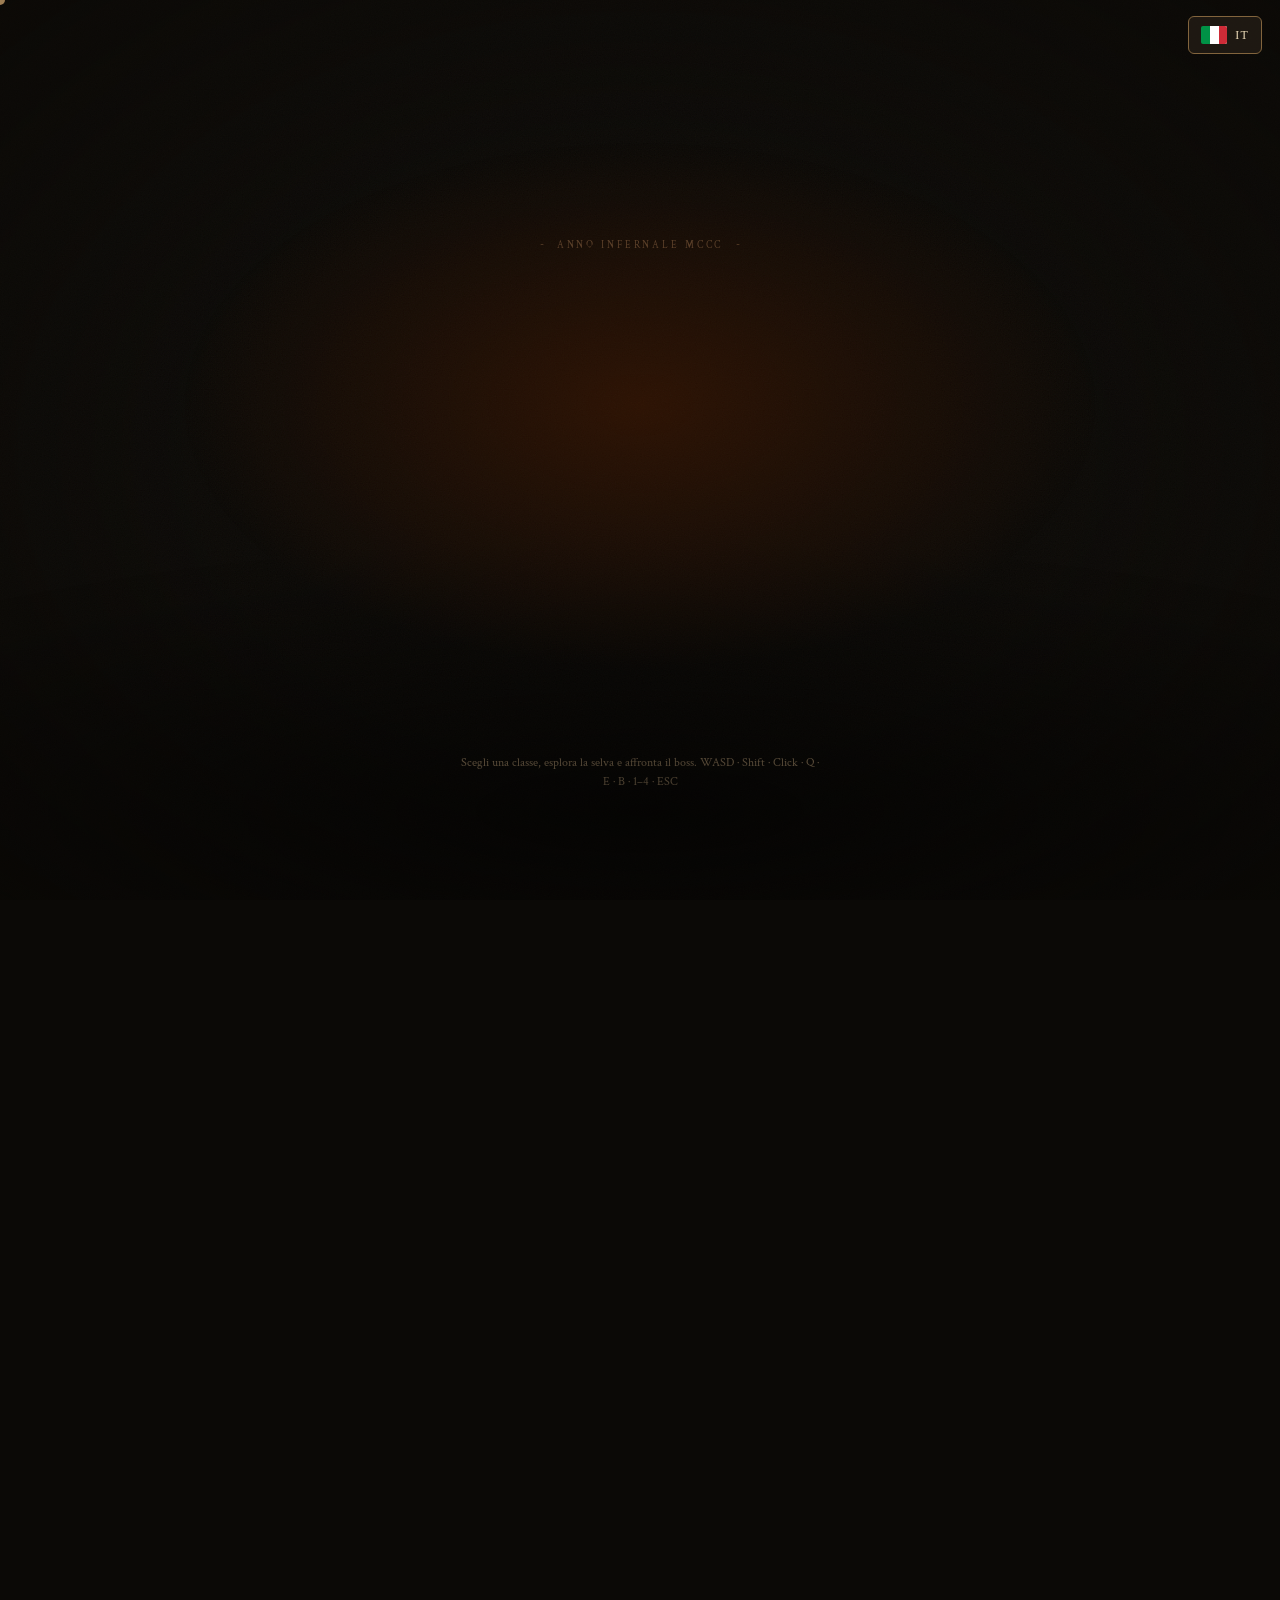
<file: index.html>
<!DOCTYPE html>
<html lang="it">

    <head>
        <meta charset="UTF-8">
        <meta name="viewport" content="width=device-width,initial-scale=1">
        <meta http-equiv="refresh" content="0;url=html/home.html">
        <title>Journey In The Hell</title>
    </head>

    <body><a href="html/home.html">Entra in Journey In The Hell</a></body>

</html>
</file>
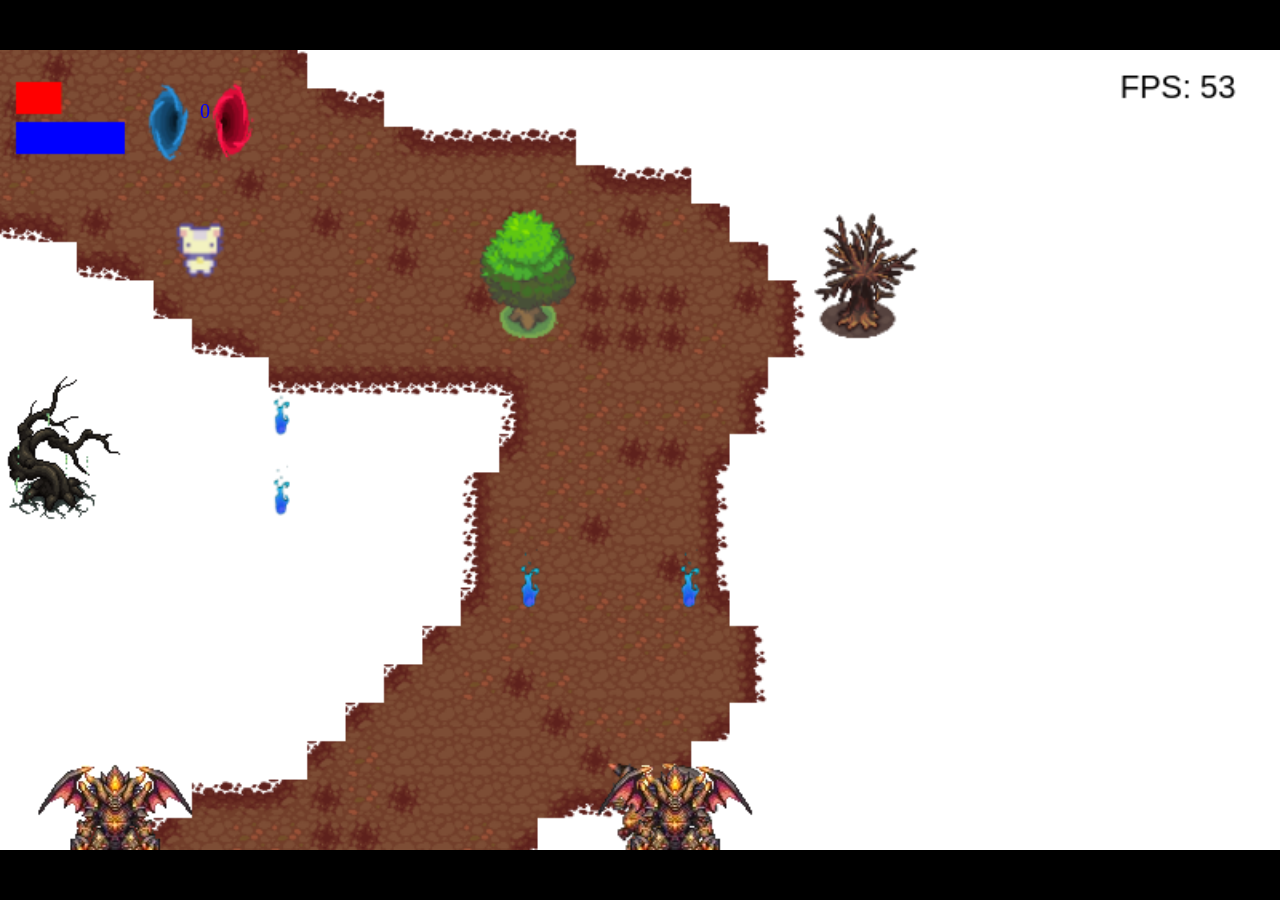
<file: archive/mappa_base/index.html>
<!DOCTYPE html>
<html lang="it">
<head>
    <meta charset="UTF-8" />
    <meta name="viewport" content="width=device-width, initial-scale=1.0"/>
    <title>Canvas WASD + Animazione</title>
    
    <style>
        html, body {
          margin: 0;
          padding: 0;
          width: 100%;
          height: 100%;
          overflow: hidden;

          background-color: black;
        }
        
        canvas {
          display: block;
          background-color: #ffffff;

        }
        #selezionato {
          white-space: pre-line;
          
          position: absolute;
          left: 200px;
          top: 80px;
          color: blue;
          font-size: 20px;
        }
        #spunta {
          white-space: pre-line;
          position: absolute;
          font-size: 20px;
          color: red;
          left: 600px;
          top: 20px;
          
        }
    </style>
</head>
<body>

<canvas id="gameCanvas" width="800" height="500"></canvas>
<p id="selezionato">0</p>
<p id="spunta"></p>






<!--
<img src="./img/magia/taglia_vento.png" alt="">
<img src="./img/Foozle_Pixel_Magic_Effects/Foozle_2DE0001_Pixel_Magic_Effects/Pixel_Magic_Effects_Animations.png" alt="">
  <img src="./img/sito_craftpix/craftpix-oscuro/PNG/Animation1.png" alt="">98,6666 128
  <img src="./img/sito_craftpix/craftpix-oscuro/PNG/Animation2.png" alt="">80 96
  <img src="./img/sito_craftpix/craftpix-oscuro/PNG/Animation3.png" alt="">64 64
-->


<script src="./classi.js"></script>
<script src="./index.js"></script>




</body>
</html>
</file>
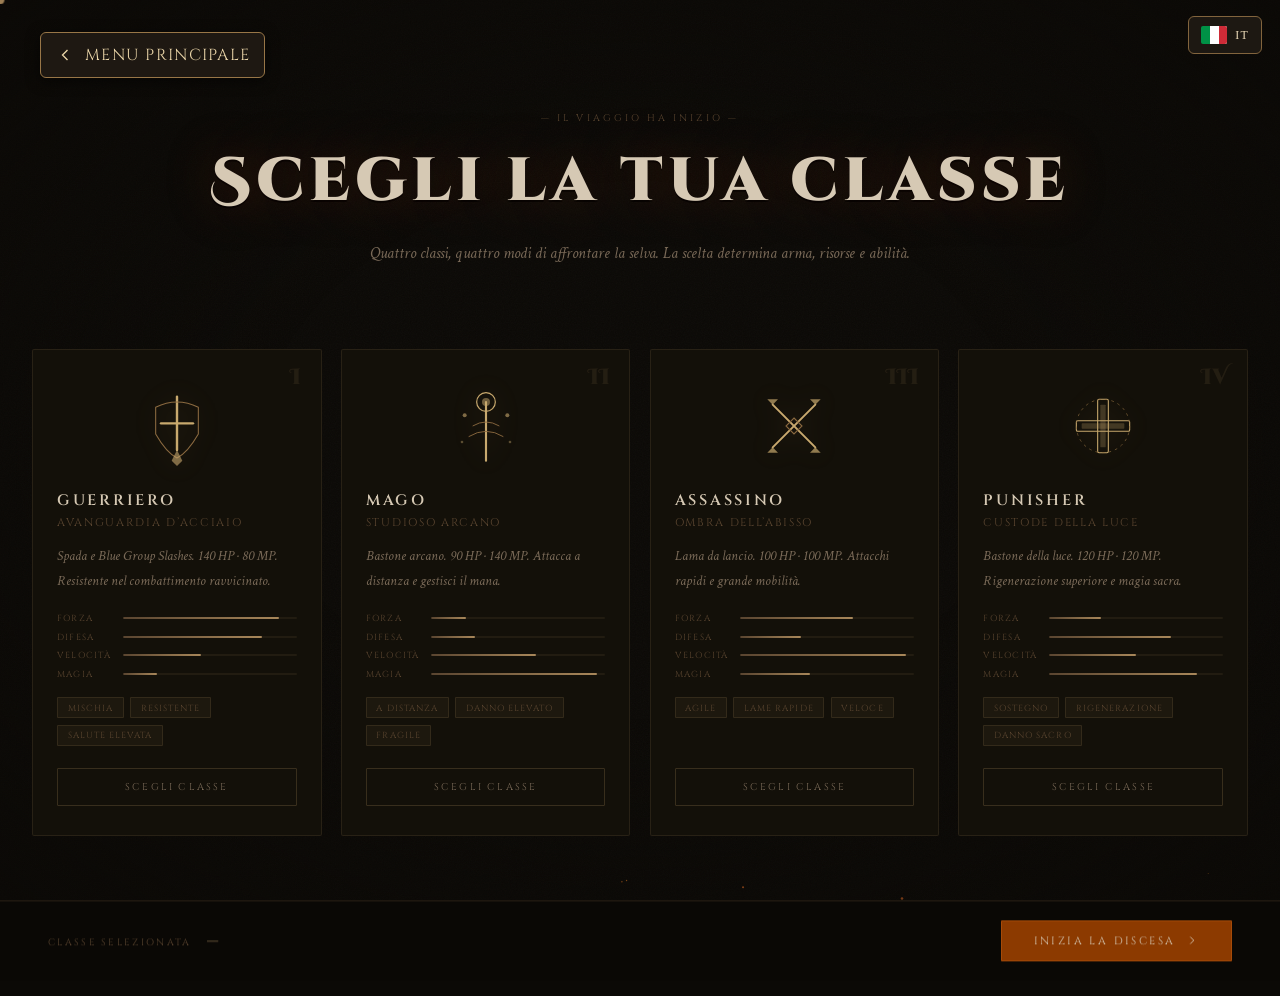
<file: html/characters.html>
<!DOCTYPE html>
<html lang="en">
<head>
  <meta charset="UTF-8"/>
  <meta name="viewport" content="width=device-width,initial-scale=1.0"/>
  <title data-it="Scegli la tua classe — Journey In The Hell" data-en="Choose Your Class — Journey In The Hell">Scegli la tua classe — Journey In The Hell</title>
  <link rel="preconnect" href="https://fonts.googleapis.com"/>
  <link href="https://fonts.googleapis.com/css2?family=Cinzel+Decorative:wght@700;900&family=Cinzel:wght@400;600&family=Crimson+Text:ital,wght@0,400;1,400&display=swap" rel="stylesheet"/>
  <link rel="stylesheet" href="../css/characters.css"/>
<link rel="stylesheet" href="../css/common-ui.css">
</head>
<body>
<button type="button" class="language-toggle" data-language-toggle></button>

<div id="cursor"></div>
<canvas id="cvs"></canvas>

<!-- Vignettatura -->
<div class="vignette"></div>

<!-- Indietro -->
<a class="back-link" href="./home.html">
  <svg width="13" height="13" viewBox="0 0 24 24" fill="none" stroke="currentColor" stroke-width="1.6">
    <polyline points="15 18 9 12 15 6"/>
  </svg>
  <span data-it="Menu principale" data-en="Main Menu">Menu principale</span>
</a>

<div class="page">

  <!-- Intestazione -->
  <header class="page-header">
    <div class="header-label"><span data-it="— Il viaggio ha inizio —" data-en="— The Journey Begins —">— Il viaggio ha inizio —</span></div>
    <h1 class="page-title"><span data-it="Scegli la tua classe" data-en="Choose Your Class">Scegli la tua classe</span></h1>
    <p class="page-sub"><span data-it="Quattro classi, quattro modi di affrontare la selva. La scelta determina arma, risorse e abilità." data-en="Four classes, four ways to face the forest. Your choice determines weapon, resources and ability.">Quattro classi, quattro modi di affrontare la selva. La scelta determina arma, risorse e abilità.</span></p>
  </header>

  <!-- Griglia delle classi -->
  <div class="class-grid" id="classGrid">

    <!-- GUERRIERO -->
    <div class="class-card" data-class="warrior" tabindex="0" role="button" aria-label="Select Warrior">
      <div class="card-bg">
        <div class="card-bg-glow warrior-glow"></div>
      </div>
      <div class="card-emblem">
        <svg viewBox="0 0 60 60" fill="none" xmlns="http://www.w3.org/2000/svg">
          <!-- Spada -->
          <line x1="30" y1="8" x2="30" y2="48" stroke="#C8A96E" stroke-width="1.8" stroke-linecap="round"/>
          <!-- Guardia -->
          <line x1="18" y1="28" x2="42" y2="28" stroke="#C8A96E" stroke-width="1.8" stroke-linecap="round"/>
          <!-- Contorno dello scudo -->
          <path d="M14 16 Q30 8 46 16 L46 36 Q38 50 30 54 Q22 50 14 36 Z" stroke="#8B6A40" stroke-width=".8" fill="none"/>
          <!-- Impugnatura a rombo -->
          <polygon points="30,48 26,56 30,60 34,56" fill="#C8A96E" opacity=".6"/>
        </svg>
      </div>
      <div class="card-number">I</div>
      <div class="card-body">
        <h2 class="card-title"><span data-it="Guerriero" data-en="Warrior">Guerriero</span></h2>
        <p class="card-role"><span data-it="Avanguardia d’acciaio" data-en="Vanguard of Steel">Avanguardia d’acciaio</span></p>
        <p class="card-desc"><span data-it="Spada e Blue Group Slashes. 140 HP · 80 MP. Resistente nel combattimento ravvicinato." data-en="Sword and Blue Group Slashes. 140 HP · 80 MP. Durable in close combat.">Spada e Blue Group Slashes. 140 HP · 80 MP. Resistente nel combattimento ravvicinato.</span></p>
        <div class="card-stats">
          <div class="stat"><span class="stat-name"><span data-it="Forza" data-en="Strength">Forza</span></span><div class="stat-bar"><div class="stat-fill" style="--w:90%"></div></div></div>
          <div class="stat"><span class="stat-name"><span data-it="Difesa" data-en="Defense">Difesa</span></span><div class="stat-bar"><div class="stat-fill" style="--w:80%"></div></div></div>
          <div class="stat"><span class="stat-name"><span data-it="Velocità" data-en="Speed">Velocità</span></span><div class="stat-bar"><div class="stat-fill" style="--w:45%"></div></div></div>
          <div class="stat"><span class="stat-name"><span data-it="Magia" data-en="Magic">Magia</span></span><div class="stat-bar"><div class="stat-fill" style="--w:20%"></div></div></div>
        </div>
        <div class="card-tags">
          <span class="tag"><span data-it="Mischia" data-en="Melee">Mischia</span></span>
          <span class="tag"><span data-it="Resistente" data-en="Tank">Resistente</span></span>
          <span class="tag"><span data-it="Salute elevata" data-en="High HP">Salute elevata</span></span>
        </div>
      </div>
      <button class="card-select-btn"><span data-it="Scegli classe" data-en="Select Class">Scegli classe</span></button>
      <div class="card-border-anim"></div>
    </div>

    <!-- MAGO -->
    <div class="class-card" data-class="mage" tabindex="0" role="button" aria-label="Select Mage">
      <div class="card-bg">
        <div class="card-bg-glow mage-glow"></div>
      </div>
      <div class="card-emblem">
        <svg viewBox="0 0 60 60" fill="none" xmlns="http://www.w3.org/2000/svg">
          <!-- Bastone -->
          <line x1="30" y1="12" x2="30" y2="56" stroke="#C8A96E" stroke-width="1.6" stroke-linecap="round"/>
          <!-- Sfera -->
          <circle cx="30" cy="12" r="7" stroke="#C8A96E" stroke-width=".9" fill="none"/>
          <circle cx="30" cy="12" r="3" fill="#C8A96E" opacity=".5"/>
          <!-- Linee arcane -->
          <path d="M20 30 Q30 24 40 30" stroke="#8B6A40" stroke-width=".7" fill="none"/>
          <path d="M17 38 Q30 30 43 38" stroke="#8B6A40" stroke-width=".7" fill="none"/>
          <!-- Stelle -->
          <circle cx="14" cy="22" r="1.5" fill="#C8A96E" opacity=".6"/>
          <circle cx="46" cy="22" r="1.5" fill="#C8A96E" opacity=".6"/>
          <circle cx="12" cy="42" r="1" fill="#C8A96E" opacity=".4"/>
          <circle cx="48" cy="42" r="1" fill="#C8A96E" opacity=".4"/>
        </svg>
      </div>
      <div class="card-number">II</div>
      <div class="card-body">
        <h2 class="card-title"><span data-it="Mago" data-en="Mage">Mago</span></h2>
        <p class="card-role"><span data-it="Studioso arcano" data-en="Arcane Scholar">Studioso arcano</span></p>
        <p class="card-desc"><span data-it="Bastone arcano. 90 HP · 140 MP. Attacca a distanza e gestisci il mana." data-en="Arcane staff. 90 HP · 140 MP. Attack from range and manage your mana.">Bastone arcano. 90 HP · 140 MP. Attacca a distanza e gestisci il mana.</span></p>
        <div class="card-stats">
          <div class="stat"><span class="stat-name"><span data-it="Forza" data-en="Strength">Forza</span></span><div class="stat-bar"><div class="stat-fill" style="--w:20%"></div></div></div>
          <div class="stat"><span class="stat-name"><span data-it="Difesa" data-en="Defense">Difesa</span></span><div class="stat-bar"><div class="stat-fill" style="--w:25%"></div></div></div>
          <div class="stat"><span class="stat-name"><span data-it="Velocità" data-en="Speed">Velocità</span></span><div class="stat-bar"><div class="stat-fill" style="--w:60%"></div></div></div>
          <div class="stat"><span class="stat-name"><span data-it="Magia" data-en="Magic">Magia</span></span><div class="stat-bar"><div class="stat-fill" style="--w:95%"></div></div></div>
        </div>
        <div class="card-tags">
          <span class="tag"><span data-it="A distanza" data-en="Ranged">A distanza</span></span>
          <span class="tag"><span data-it="Danno elevato" data-en="High DMG">Danno elevato</span></span>
          <span class="tag"><span data-it="Fragile" data-en="Fragile">Fragile</span></span>
        </div>
      </div>
      <button class="card-select-btn"><span data-it="Scegli classe" data-en="Select Class">Scegli classe</span></button>
      <div class="card-border-anim"></div>
    </div>

    <!-- ASSASSINO -->
    <div class="class-card" data-class="assassin" tabindex="0" role="button" aria-label="Select Assassin">
      <div class="card-bg">
        <div class="card-bg-glow assassin-glow"></div>
      </div>
      <div class="card-emblem">
        <svg viewBox="0 0 60 60" fill="none" xmlns="http://www.w3.org/2000/svg">
          <!-- Due pugnali incrociati -->
          <line x1="14" y1="14" x2="46" y2="46" stroke="#C8A96E" stroke-width="1.5" stroke-linecap="round"/>
          <line x1="46" y1="14" x2="14" y2="46" stroke="#C8A96E" stroke-width="1.5" stroke-linecap="round"/>
          <!-- Punte -->
          <polygon points="14,14 10,10 18,10" fill="#C8A96E" opacity=".7"/>
          <polygon points="46,14 50,10 42,10" fill="#C8A96E" opacity=".7"/>
          <polygon points="14,46 10,50 18,50" fill="#C8A96E" opacity=".7"/>
          <polygon points="46,46 50,50 42,50" fill="#C8A96E" opacity=".7"/>
          <!-- Gemma centrale -->
          <polygon points="30,24 36,30 30,36 24,30" stroke="#8B6A40" stroke-width=".8" fill="none"/>
        </svg>
      </div>
      <div class="card-number">III</div>
      <div class="card-body">
        <h2 class="card-title"><span data-it="Assassino" data-en="Assassin">Assassino</span></h2>
        <p class="card-role"><span data-it="Ombra dell’abisso" data-en="Shadow of the Abyss">Ombra dell’abisso</span></p>
        <p class="card-desc"><span data-it="Lama da lancio. 100 HP · 100 MP. Attacchi rapidi e grande mobilità." data-en="Throwing blade. 100 HP · 100 MP. Fast attacks and high mobility.">Lama da lancio. 100 HP · 100 MP. Attacchi rapidi e grande mobilità.</span></p>
        <div class="card-stats">
          <div class="stat"><span class="stat-name"><span data-it="Forza" data-en="Strength">Forza</span></span><div class="stat-bar"><div class="stat-fill" style="--w:65%"></div></div></div>
          <div class="stat"><span class="stat-name"><span data-it="Difesa" data-en="Defense">Difesa</span></span><div class="stat-bar"><div class="stat-fill" style="--w:35%"></div></div></div>
          <div class="stat"><span class="stat-name"><span data-it="Velocità" data-en="Speed">Velocità</span></span><div class="stat-bar"><div class="stat-fill" style="--w:95%"></div></div></div>
          <div class="stat"><span class="stat-name"><span data-it="Magia" data-en="Magic">Magia</span></span><div class="stat-bar"><div class="stat-fill" style="--w:40%"></div></div></div>
        </div>
        <div class="card-tags">
          <span class="tag"><span data-it="Agile" data-en="Stealth">Agile</span></span>
          <span class="tag"><span data-it="Lame rapide" data-en="Critical">Lame rapide</span></span>
          <span class="tag"><span data-it="Veloce" data-en="Swift">Veloce</span></span>
        </div>
      </div>
      <button class="card-select-btn"><span data-it="Scegli classe" data-en="Select Class">Scegli classe</span></button>
      <div class="card-border-anim"></div>
    </div>

    <!-- PUNISHER / JUDICATOR -->
    <div class="class-card" data-class="healer" tabindex="0" role="button" aria-label="Punisher / Judicator">
      <div class="card-bg">
        <div class="card-bg-glow healer-glow"></div>
      </div>
      <div class="card-emblem">
        <svg viewBox="0 0 60 60" fill="none" xmlns="http://www.w3.org/2000/svg">
          <!-- Croce di luce -->
          <rect x="26" y="10" width="8" height="40" rx="1" stroke="#C8A96E" stroke-width=".8" fill="none"/>
          <rect x="10" y="26" width="40" height="8" rx="1" stroke="#C8A96E" stroke-width=".8" fill="none"/>
          <!-- Bagliore interno della croce -->
          <rect x="28" y="14" width="4" height="32" rx=".5" fill="#C8A96E" opacity=".25"/>
          <rect x="14" y="28" width="32" height="4" rx=".5" fill="#C8A96E" opacity=".25"/>
          <!-- Aureola -->
          <circle cx="30" cy="30" r="20" stroke="#8B6A40" stroke-width=".5" stroke-dasharray="2 3" fill="none"/>
        </svg>
      </div>
      <div class="card-number">IV</div>
      <div class="card-body">
        <h2 class="card-title"><span data-it="Punisher" data-en="Judicator">Punisher</span></h2>
        <p class="card-role"><span data-it="Custode della luce" data-en="Divine Shepherd">Custode della luce</span></p>
        <p class="card-desc"><span data-it="Bastone della luce. 120 HP · 120 MP. Rigenerazione superiore e magia sacra." data-en="Staff of light. 120 HP · 120 MP. Stronger regeneration and holy magic.">Bastone della luce. 120 HP · 120 MP. Rigenerazione superiore e magia sacra.</span></p>
        <div class="card-stats">
          <div class="stat"><span class="stat-name"><span data-it="Forza" data-en="Strength">Forza</span></span><div class="stat-bar"><div class="stat-fill" style="--w:30%"></div></div></div>
          <div class="stat"><span class="stat-name"><span data-it="Difesa" data-en="Defense">Difesa</span></span><div class="stat-bar"><div class="stat-fill" style="--w:70%"></div></div></div>
          <div class="stat"><span class="stat-name"><span data-it="Velocità" data-en="Speed">Velocità</span></span><div class="stat-bar"><div class="stat-fill" style="--w:50%"></div></div></div>
          <div class="stat"><span class="stat-name"><span data-it="Magia" data-en="Magic">Magia</span></span><div class="stat-bar"><div class="stat-fill" style="--w:85%"></div></div></div>
        </div>
        <div class="card-tags">
          <span class="tag"><span data-it="Sostegno" data-en="Support">Sostegno</span></span>
          <span class="tag"><span data-it="Rigenerazione" data-en="Heals">Rigenerazione</span></span>
          <span class="tag"><span data-it="Danno sacro" data-en="Holy DMG">Danno sacro</span></span>
        </div>
      </div>
      <button class="card-select-btn"><span data-it="Scegli classe" data-en="Select Class">Scegli classe</span></button>
      <div class="card-border-anim"></div>
    </div>

  </div><!-- /class-grid -->

  <!-- Barra di conferma, nascosta fino alla selezione -->
  <div class="confirm-bar" id="confirmBar">
    <div class="confirm-info">
      <span class="confirm-label"><span data-it="Classe selezionata" data-en="Selected Class">Classe selezionata</span></span>
      <span class="confirm-name" id="confirmName">—</span>
    </div>
    <button class="confirm-btn" id="confirmBtn">
      <span data-it="Inizia la discesa" data-en="Begin Your Descent">Inizia la discesa</span>
      <svg width="14" height="14" viewBox="0 0 24 24" fill="none" stroke="currentColor" stroke-width="1.5">
        <polyline points="9 18 15 12 9 6"/>
      </svg>
    </button>
  </div>

</div><!-- /page -->

<!-- Finestra di conferma -->
<div class="modal" id="modal">
  <div class="modal-box">
    <div class="modal-emblem" id="modalEmblem"></div>
    <div class="modal-label"><span data-it="La tua anima sarà" data-en="Your soul shall walk as">La tua anima sarà</span></div>
    <div class="modal-class-name" id="modalClassName">—</div>
    <p class="modal-desc" id="modalDesc">—</p>
    <div class="modal-btns">
      <button class="modal-btn ghost" id="modalCancel"><span data-it="Scegli di nuovo" data-en="Choose Again">Scegli di nuovo</span></button>
      <button class="modal-btn primary" id="modalConfirm"><span data-it="Entra nell’Inferno" data-en="Enter Hell">Entra nell’Inferno</span></button>
    </div>
  </div>
</div>

<script src="../js/i18n.js"></script>
<script src="../js/pages/characters.js"></script>
</body>
</html>
</file>
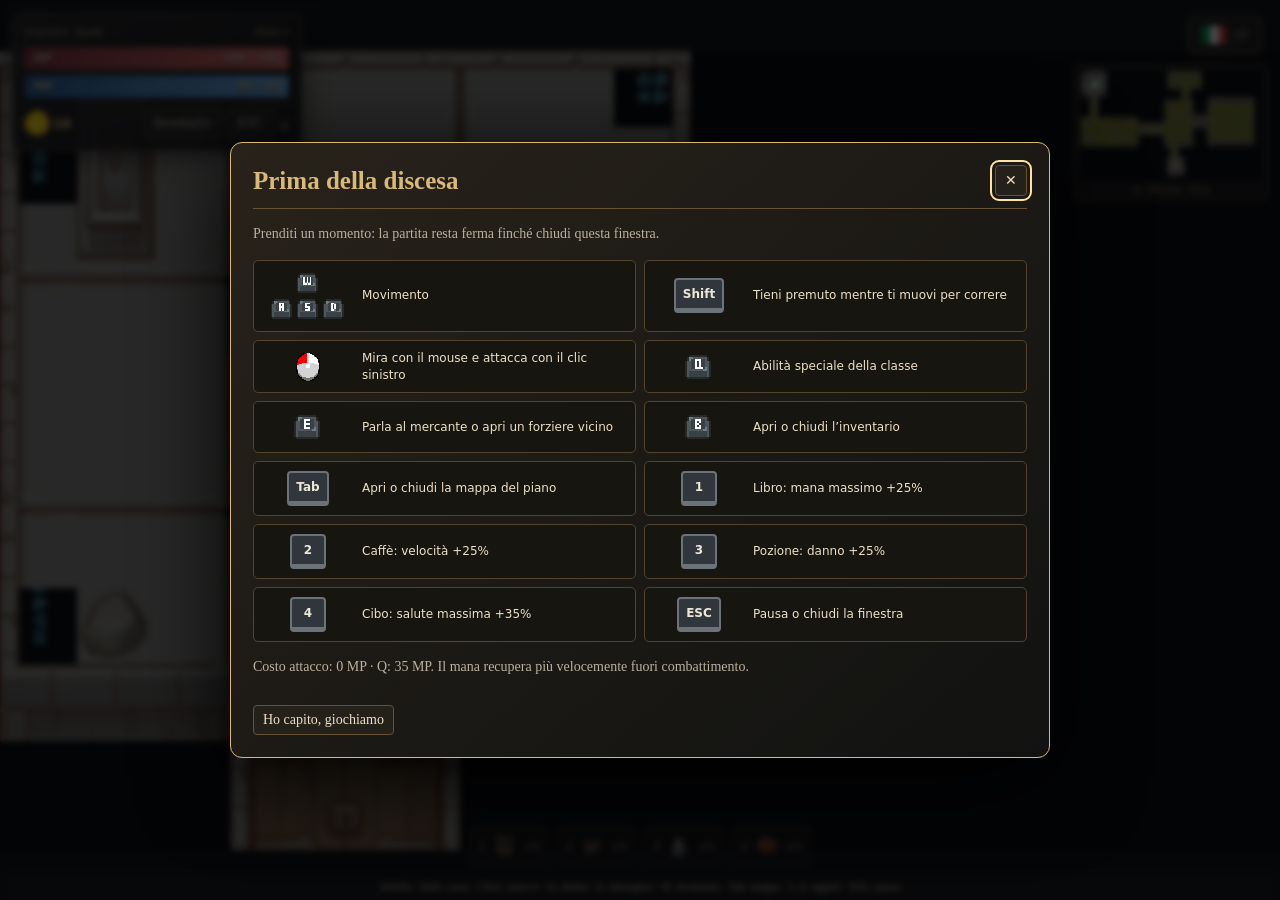
<file: html/game.html>
<!DOCTYPE html>
<html lang="it">
<head>
  <meta charset="UTF-8">
  <meta name="viewport" content="width=device-width, initial-scale=1">
  <title>Journey In The Hell — Demo</title>
  <link rel="stylesheet" href="../css/game.css">
<link rel="stylesheet" href="../css/common-ui.css">
</head>
<body>
<button type="button" class="language-toggle" data-language-toggle></button>
  <canvas id="gameCanvas" tabindex="0" width="800" height="500" aria-label="Area di gioco"></canvas>
  <aside class="hud" aria-label="Stato del personaggio">
    <div class="hud-heading"><span id="chosen-class"></span><span id="floor-value"></span></div>
    <div class="resource" id="hp-bar" role="progressbar" aria-label="HP" aria-valuemin="0" aria-valuemax="100" aria-valuenow="100"><div id="hp-fill"></div><span>HP</span><strong id="hp-value">100 / 100</strong></div>
    <div class="resource mana" id="mp-bar" role="progressbar" aria-label="MP" aria-valuemin="0" aria-valuemax="100" aria-valuenow="100"><div id="mp-fill"></div><span>MP</span><strong id="mp-value">100 / 100</strong></div>
    <nav class="game-nav" aria-label="Menu di gioco">
      <span class="wallet"><canvas id="coin-icon" width="24" height="24" aria-hidden="true"></canvas><strong id="coin-value">10</strong></span>
      <button type="button" id="bag-button" data-testo="Inventario">Inventario</button>
      <button type="button" id="pause-button">ESC</button>

      <a href="home.html" aria-label="Menu">⌂</a>
      <button type="button" id="restart" data-testo="Ricomincia" hidden>Ricomincia</button>
    </nav>
    <p id="active-buffs" aria-live="polite"></p>
    <div id="hud-damage" aria-hidden="true"></div>
  </aside>
  <aside class="minimap-wrap"><canvas id="minimap" width="180" height="108" aria-label="Mappa: posizione del giocatore"></canvas><small data-testo="Tu · Mercanti · Tesori">Tu · Mercanti · Tesori</small></aside>
  <nav id="quick-items" aria-label="Oggetti rapidi"></nav><p id="tutorial-hint"></p>
  <p id="selezionato"></p>
  <p id="spunta"></p>
  <p id="interaction-hint" hidden></p>
  <p class="controls" data-testo="WASD · Shift: corsa · Click: attacco · Q: abilità · E: interagisci · B: inventario · Tab: mappa · 1–4: oggetti · ESC: pausa">WASD · Shift: corsa · Click: attacco · Q: abilità · E: interagisci · B: inventario · Tab: mappa · 1–4: oggetti · ESC: pausa</p>
  <dialog id="game-dialog" aria-labelledby="dialog-title"><header><h2 id="dialog-title"></h2><button type="button" id="close-dialog" aria-label="Chiudi / Close">✕</button></header><div id="dialog-content"></div></dialog>
  <div id="loading" role="status" aria-live="polite">
    <div><h1>Journey In The Hell</h1><p id="loading-message" data-testo="Caricamento della selva oscura…">Caricamento della selva oscura…</p><a href="home.html" data-testo="Torna al menu">Torna al menu</a></div>
  </div>
  <script src="../js/i18n.js"></script>
<script src="../js/game/language.js"></script>
  <script src="../js/game/session.js"></script>
  <script src="../js/game/state.js"></script>
  <script src="../js/game/balance.js"></script>
  <script src="../js/game/audio.js"></script>
  <script src="../js/game/entities.js"></script>
  <script src="../js/game/weapon-catalog.js"></script>
  <script src="../js/game/rewards.js"></script>
  <script src="../js/game/navigation.js"></script>
  <script src="../js/game/main.js"></script>
  <script src="../js/game/interface.js"></script>
</body>
</html>
</file>
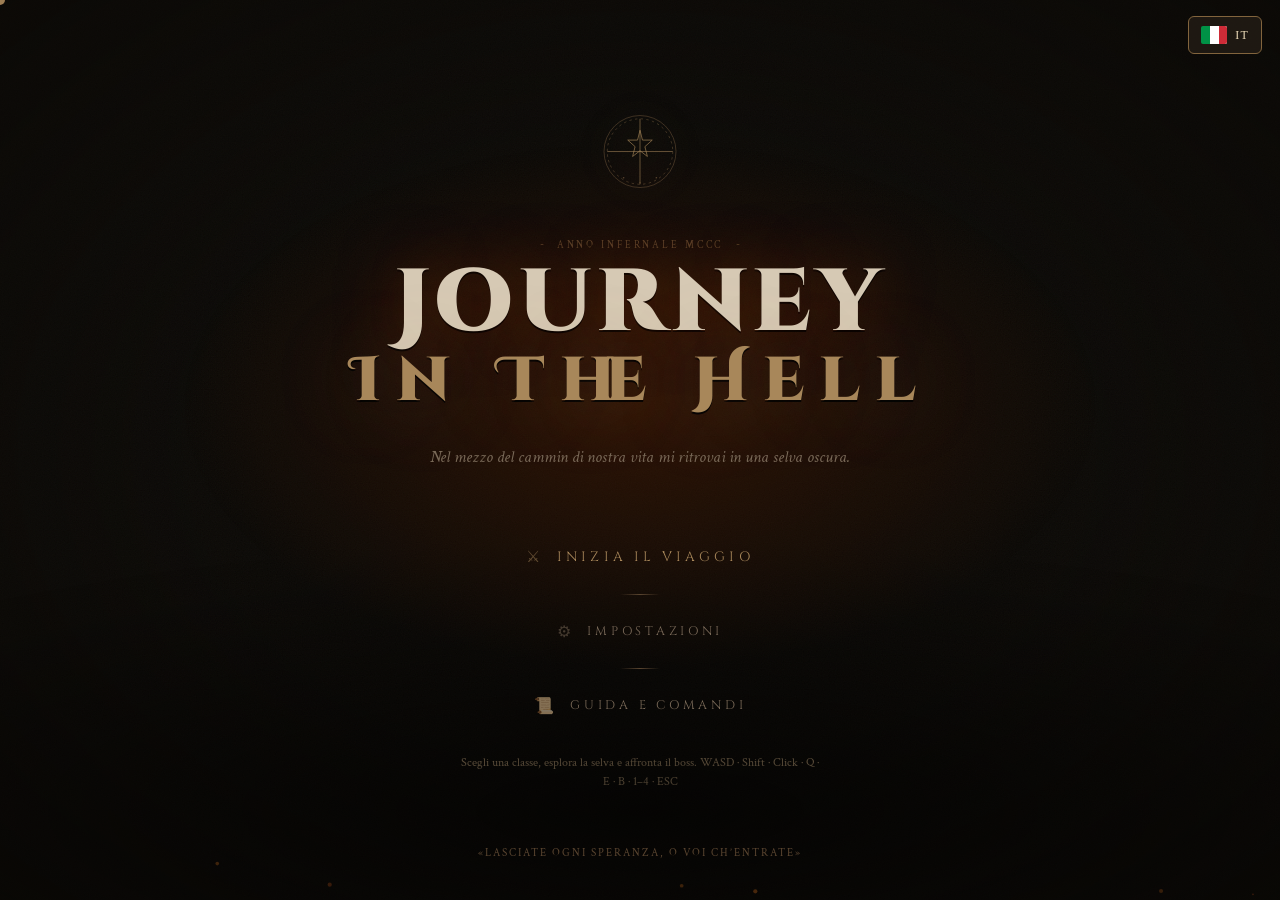
<file: html/home.html>
<!DOCTYPE html>
<html lang="it">
<head>
  <meta charset="UTF-8"/>
  <meta name="viewport" content="width=device-width,initial-scale=1.0"/>
  <title>Journey In The Hell</title>
  <link rel="preconnect" href="https://fonts.googleapis.com"/>
  <link href="https://fonts.googleapis.com/css2?family=Cinzel+Decorative:wght@400;700;900&family=Cinzel:wght@400;600&family=Crimson+Text:ital,wght@0,400;0,600;1,400&display=swap" rel="stylesheet"/>
  <link rel="stylesheet" href="../css/style.css"/>
<link rel="stylesheet" href="../css/common-ui.css">
</head>
<body>
<button type="button" class="language-toggle" data-language-toggle></button>

<div id="cursor"></div>
<canvas id="cvs"></canvas>
<div class="vignette"></div>

<div class="page">
  <div class="home-wrap">
    <div class="home-glow"></div>

    <!-- Emblema -->
    <div class="crest">
      <svg viewBox="0 0 100 110" fill="none" xmlns="http://www.w3.org/2000/svg">
        <!-- Anello esterno -->
        <circle cx="50" cy="52" r="44" stroke="#5A4530" stroke-width=".8"/>
        <circle cx="50" cy="52" r="40" stroke="#A8875A" stroke-width=".4" stroke-dasharray="3 4"/>
        <!-- Croce -->
        <line x1="50" y1="12" x2="50" y2="92" stroke="#A8875A" stroke-width=".7"/>
        <line x1="10" y1="52" x2="90" y2="52" stroke="#A8875A" stroke-width=".7"/>
        <!-- Stella -->
        <polygon points="50,26 53,38 65,38 56,46 59,58 50,51 41,58 44,46 35,38 47,38"
                 fill="none" stroke="#A8875A" stroke-width=".8"/>
        <!-- Punti decorativi inferiori -->
        <circle cx="30" cy="84" r="1" fill="#5A4530"/>
        <circle cx="50" cy="90" r="1" fill="#5A4530"/>
        <circle cx="70" cy="84" r="1" fill="#5A4530"/>
      </svg>
    </div>

    <div class="orn" style="width:200px;margin:0 auto .8rem;"><span data-it="ANNO INFERNALE MCCC" data-en="DEMONIC YEAR MCCC">ANNO INFERNALE MCCC</span></div>

    <h1 class="home-title">
      Journey
      <span class="accent">In The Hell</span>
    </h1>

    <p class="home-tagline"><span data-it="Nel mezzo del cammin di nostra vita mi ritrovai in una selva oscura." data-en="Midway upon the journey of our life I found myself within a forest dark.">Nel mezzo del cammin di nostra vita mi ritrovai in una selva oscura.</span></p>

    <nav class="menu" role="navigation" aria-label="Menu principale">
      <a href="./characters.html" class="menu-btn primary" id="startBtn">
        <span class="btn-icon">⚔</span>
        <span data-it="Inizia il viaggio" data-en="Start the journey">Inizia il viaggio</span>
      </a>
      <div class="menu-sep"></div>
      <a href="./settings.html" class="menu-btn">
        <span class="btn-icon">⚙</span>
        <span data-it="Impostazioni" data-en="Settings">Impostazioni</span>
      </a>
      <div class="menu-sep"></div>
      <a href="./manuale.html" class="menu-btn">
        <span class="btn-icon">📜</span>
        <span data-it="Guida e comandi" data-en="Guide and controls">Guida e comandi</span>
      </a>
    </nav>

    <p class="home-quote"><span data-it="«Lasciate ogni speranza, o voi ch’entrate»" data-en="“Abandon all hope, ye who enter here”">«Lasciate ogni speranza, o voi ch’entrate»</span></p><p class="home-demo-note"><span data-it="Scegli una classe, esplora la selva e affronta il boss. WASD · Shift · Click · Q · E · B · 1–4 · ESC" data-en="Choose a class, explore the forest and face the boss. WASD · Shift · Click · Q · E · B · 1–4 · ESC">Scegli una classe, esplora la selva e affronta il boss. WASD · Shift · Click · Q · E · B · 1–4 · ESC</span></p>
  </div>
</div>

<script src="../js/i18n.js"></script>
<script src="../js/shared.js"></script>
<script src="../js/pages/home.js"></script>
</body>
</html>
</file>
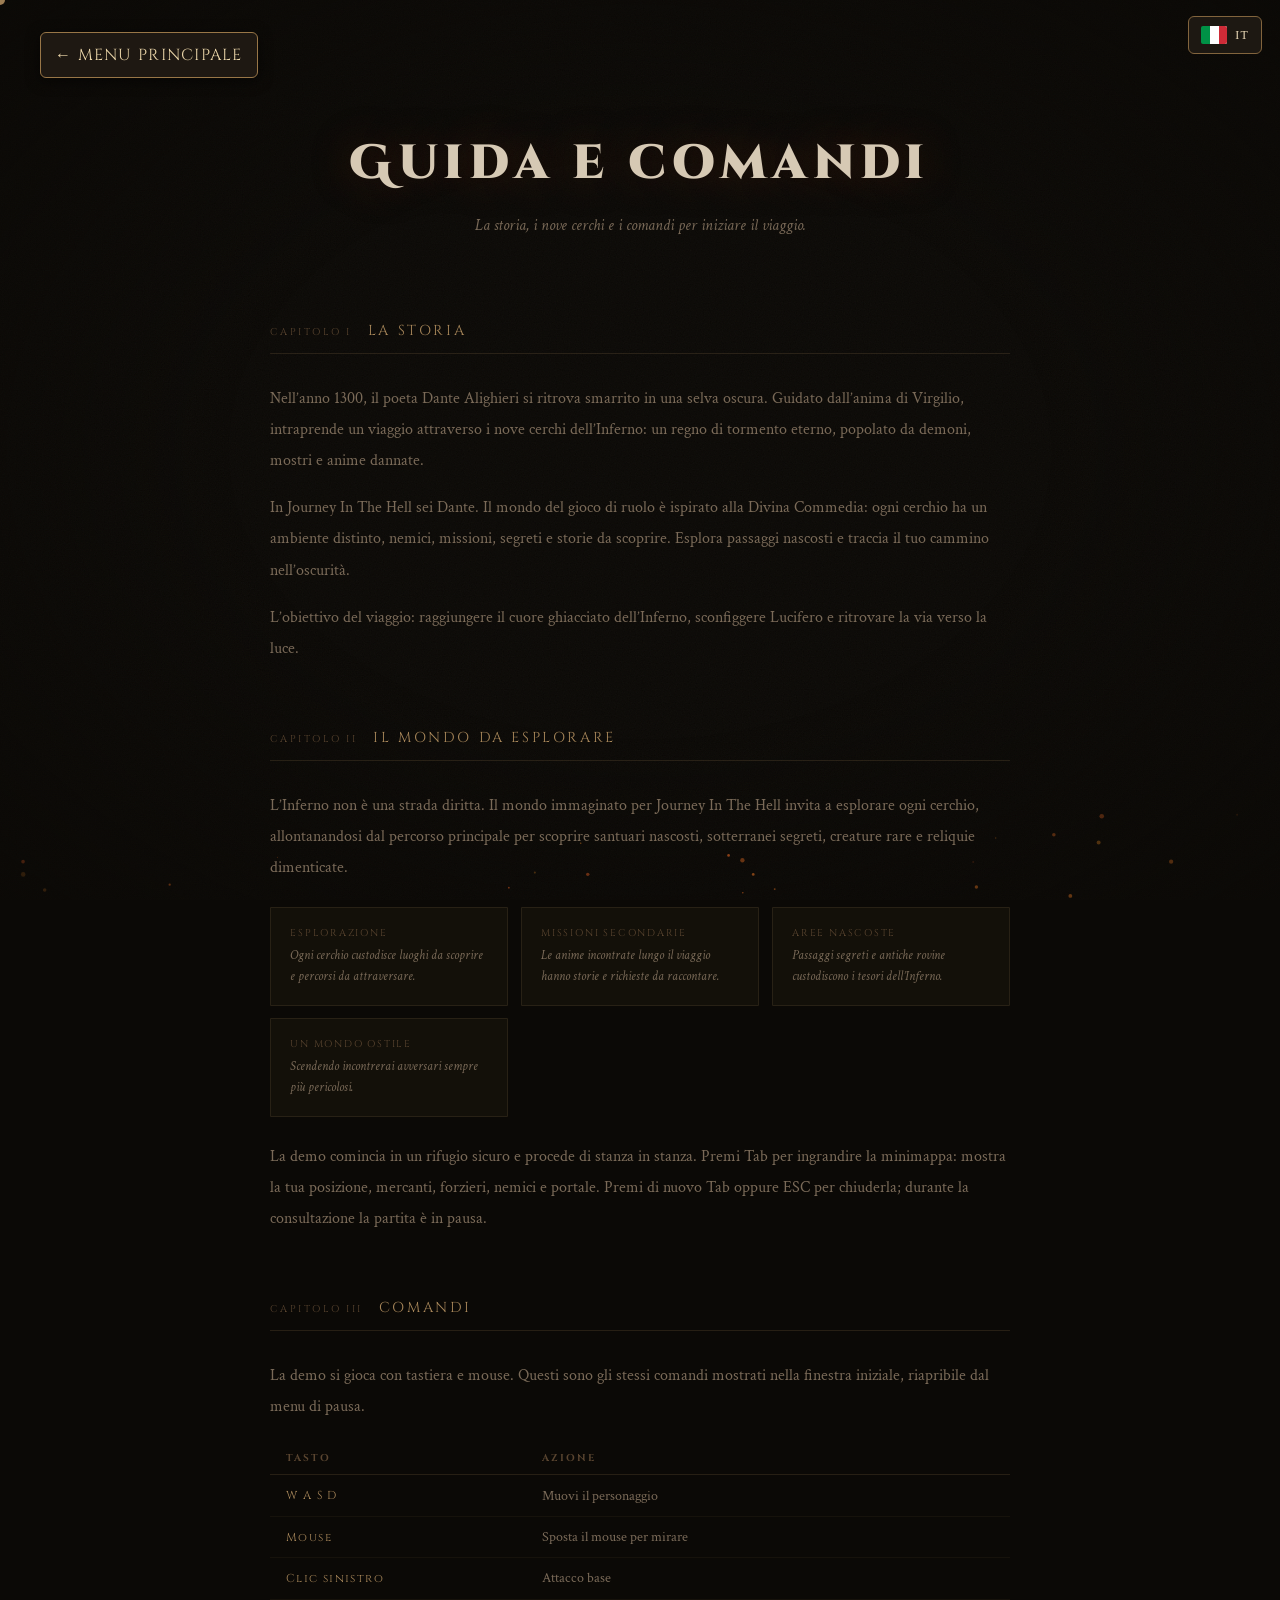
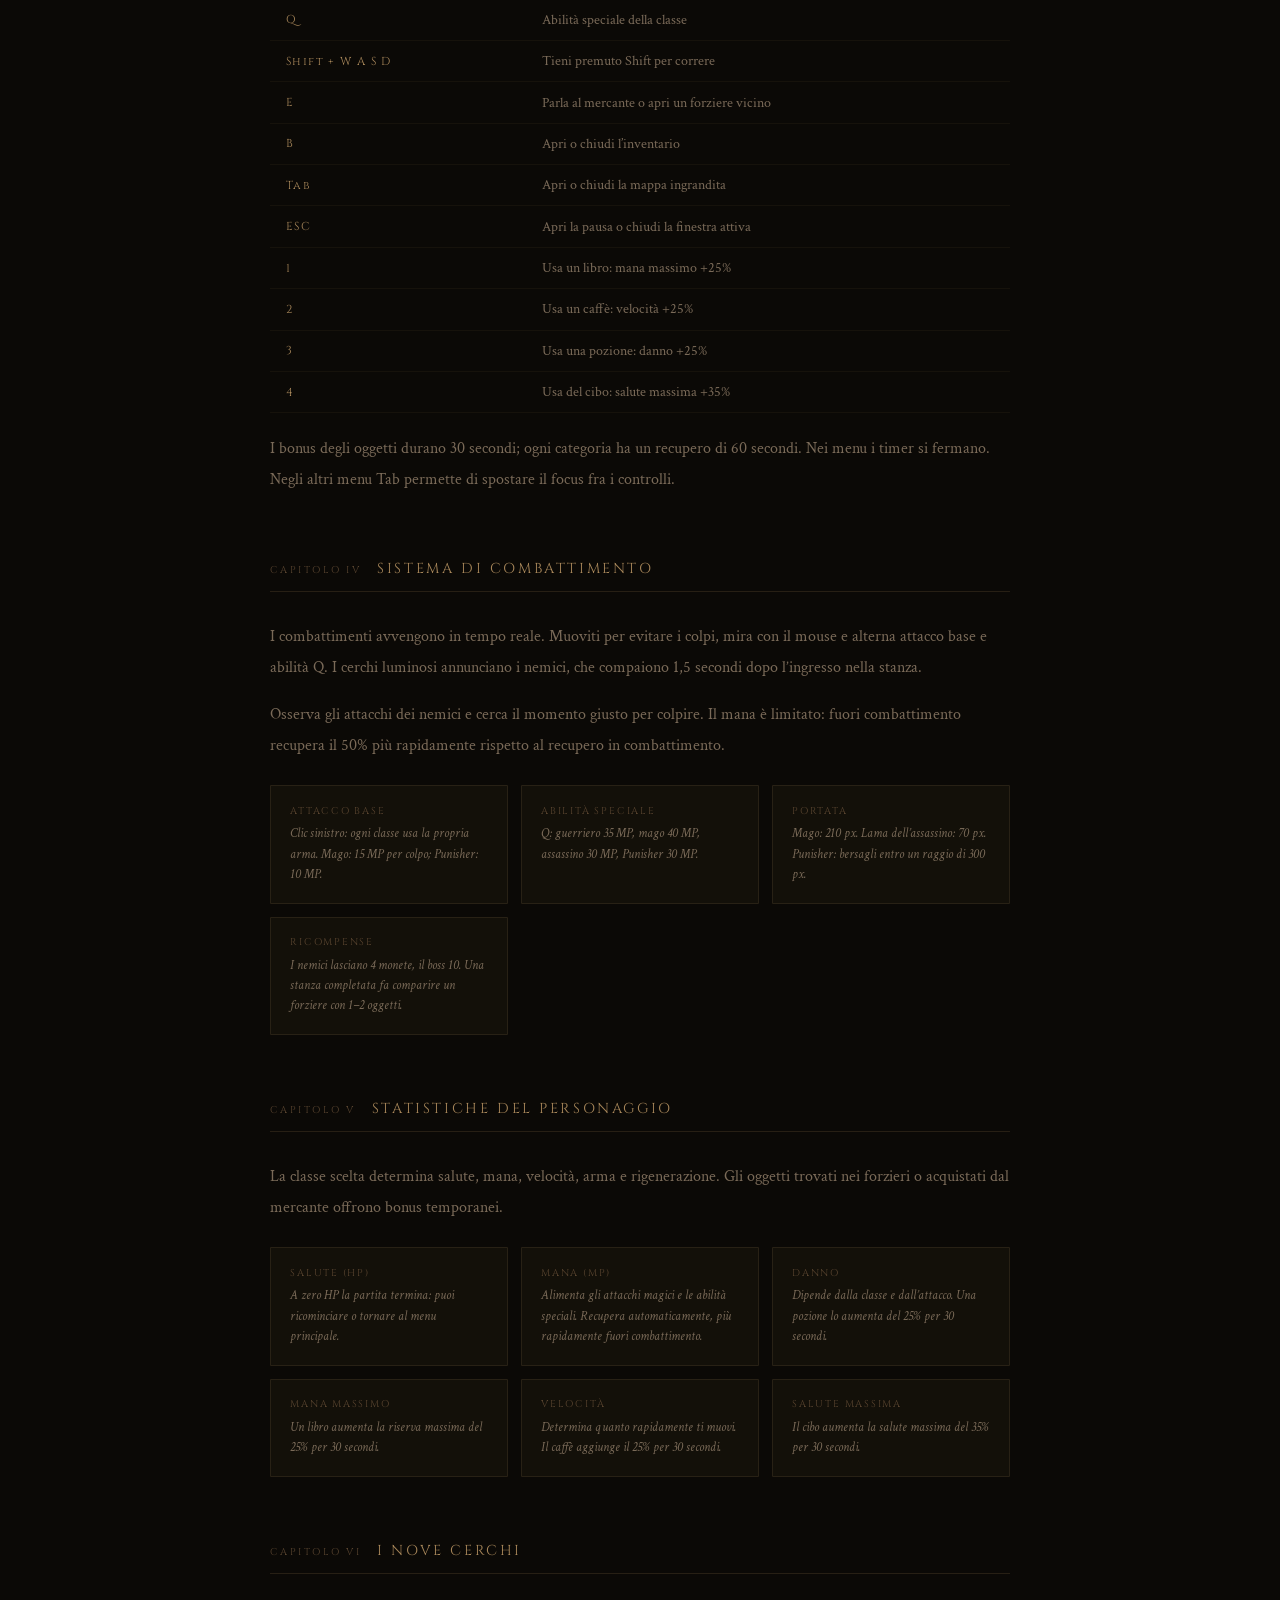
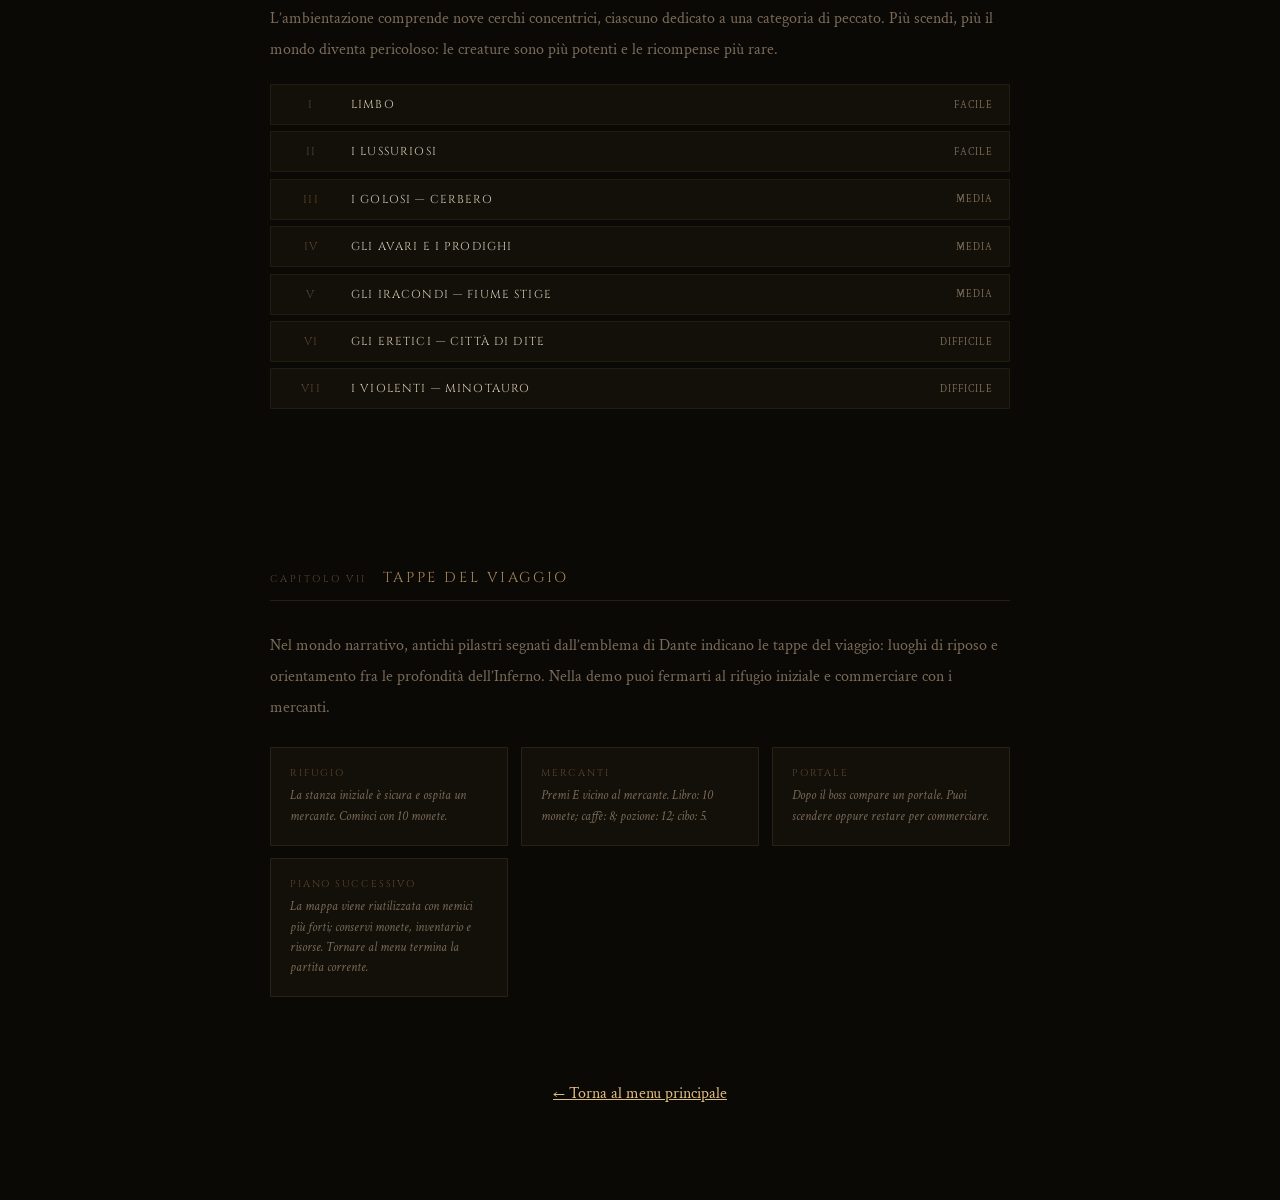
<file: html/manuale.html>
<!DOCTYPE html>
<html lang="it">
<head>
  <meta charset="UTF-8">
  <meta name="viewport" content="width=device-width,initial-scale=1.0">
  <title data-it="Guida e comandi — Journey In The Hell" data-en="Guide and controls — Journey In The Hell">Guida e comandi — Journey In The Hell</title>
  <link rel="preconnect" href="https://fonts.googleapis.com">
  <link href="https://fonts.googleapis.com/css2?family=Cinzel+Decorative:wght@400;700;900&family=Cinzel:wght@400;600&family=Crimson+Text:ital,wght@0,400;0,600;1,400&display=swap" rel="stylesheet">
  <link rel="stylesheet" href="../css/style.css">
  <link rel="stylesheet" href="../css/common-ui.css">
</head>
<body>
<div id="cursor"></div><canvas id="cvs"></canvas><div class="vignette"></div>
<button type="button" class="language-toggle" data-language-toggle></button>
<a class="back-link" href="home.html"><span data-it="← Menu principale" data-en="← Main menu">← Menu principale</span></a>
<main class="page"><div class="manual-wrap">
<header class="manual-header"><h1 class="manual-title"><span data-it="Guida e comandi" data-en="Guide and controls">Guida e comandi</span></h1><p class="manual-subtitle"><span data-it="La storia, i nove cerchi e i comandi per iniziare il viaggio." data-en="The story, the Nine Circles and the controls to begin your journey.">La storia, i nove cerchi e i comandi per iniziare il viaggio.</span></p></header>
<section class="chapter"><div class="chapter-head"><span class="chapter-num"><span data-it="Capitolo I" data-en="Chapter I">Capitolo I</span></span><span class="chapter-title"><span data-it="La storia" data-en="The story">La storia</span></span></div>
<p><span data-it="Nell’anno 1300, il poeta Dante Alighieri si ritrova smarrito in una selva oscura. Guidato dall’anima di Virgilio, intraprende un viaggio attraverso i nove cerchi dell’Inferno: un regno di tormento eterno, popolato da demoni, mostri e anime dannate." data-en="In the year 1300, the poet Dante Alighieri finds himself lost in a dark forest. Guided by the soul of Virgil, he embarks on a journey through the Nine Circles of Hell: an eternal realm of torment populated by demons, monsters and damned souls.">Nell’anno 1300, il poeta Dante Alighieri si ritrova smarrito in una selva oscura. Guidato dall’anima di Virgilio, intraprende un viaggio attraverso i nove cerchi dell’Inferno: un regno di tormento eterno, popolato da demoni, mostri e anime dannate.</span></p><p><span data-it="In Journey In The Hell sei Dante. Il mondo del gioco di ruolo è ispirato alla Divina Commedia: ogni cerchio ha un ambiente distinto, nemici, missioni, segreti e storie da scoprire. Esplora passaggi nascosti e traccia il tuo cammino nell’oscurità." data-en="In Journey In The Hell, you are Dante. The role-playing world is inspired by the Divine Comedy: every circle has a distinct environment, enemies, quests, secrets and lore to uncover. Explore hidden passages and forge your own path through the darkness.">In Journey In The Hell sei Dante. Il mondo del gioco di ruolo è ispirato alla Divina Commedia: ogni cerchio ha un ambiente distinto, nemici, missioni, segreti e storie da scoprire. Esplora passaggi nascosti e traccia il tuo cammino nell’oscurità.</span></p><p><span data-it="L’obiettivo del viaggio: raggiungere il cuore ghiacciato dell’Inferno, sconfiggere Lucifero e ritrovare la via verso la luce." data-en="Your goal: reach the frozen core of Hell, defeat Lucifer and find your way back to the light.">L’obiettivo del viaggio: raggiungere il cuore ghiacciato dell’Inferno, sconfiggere Lucifero e ritrovare la via verso la luce.</span></p>
</section>

<section class="chapter"><div class="chapter-head"><span class="chapter-num"><span data-it="Capitolo II" data-en="Chapter II">Capitolo II</span></span><span class="chapter-title"><span data-it="Il mondo da esplorare" data-en="The world to explore">Il mondo da esplorare</span></span></div>
<p><span data-it="L’Inferno non è una strada diritta. Il mondo immaginato per Journey In The Hell invita a esplorare ogni cerchio, allontanandosi dal percorso principale per scoprire santuari nascosti, sotterranei segreti, creature rare e reliquie dimenticate." data-en="Hell is not a straight road. The world envisioned for Journey In The Hell invites you to explore each circle, venturing off the main path to discover hidden shrines, secret dungeons, rare creatures and forgotten relics.">L’Inferno non è una strada diritta. Il mondo immaginato per Journey In The Hell invita a esplorare ogni cerchio, allontanandosi dal percorso principale per scoprire santuari nascosti, sotterranei segreti, creature rare e reliquie dimenticate.</span></p><div class="stat-grid">
<div class="stat-card" data-i="0"><div class="stat-name"><span data-it="Esplorazione" data-en="Exploration">Esplorazione</span></div><div class="stat-desc"><span data-it="Ogni cerchio custodisce luoghi da scoprire e percorsi da attraversare." data-en="Every circle holds places to discover and paths to explore.">Ogni cerchio custodisce luoghi da scoprire e percorsi da attraversare.</span></div></div>
<div class="stat-card" data-i="1"><div class="stat-name"><span data-it="Missioni secondarie" data-en="Side quests">Missioni secondarie</span></div><div class="stat-desc"><span data-it="Le anime incontrate lungo il viaggio hanno storie e richieste da raccontare." data-en="The souls encountered on your journey have stories and requests to share.">Le anime incontrate lungo il viaggio hanno storie e richieste da raccontare.</span></div></div>
<div class="stat-card" data-i="2"><div class="stat-name"><span data-it="Aree nascoste" data-en="Hidden areas">Aree nascoste</span></div><div class="stat-desc"><span data-it="Passaggi segreti e antiche rovine custodiscono i tesori dell’Inferno." data-en="Secret passages and ancient ruins hold the treasures of Hell.">Passaggi segreti e antiche rovine custodiscono i tesori dell’Inferno.</span></div></div>
<div class="stat-card" data-i="3"><div class="stat-name"><span data-it="Un mondo ostile" data-en="A hostile world">Un mondo ostile</span></div><div class="stat-desc"><span data-it="Scendendo incontrerai avversari sempre più pericolosi." data-en="You will encounter increasingly dangerous foes as you descend.">Scendendo incontrerai avversari sempre più pericolosi.</span></div></div>
</div><p><span data-it="La demo comincia in un rifugio sicuro e procede di stanza in stanza. Premi Tab per ingrandire la minimappa: mostra la tua posizione, mercanti, forzieri, nemici e portale. Premi di nuovo Tab oppure ESC per chiuderla; durante la consultazione la partita è in pausa." data-en="The demo begins in a safe refuge and progresses room by room. Press Tab to enlarge the minimap: it shows your position, merchants, chests, enemies and the portal. Press Tab again or ESC to close it; the game pauses while you view the map.">La demo comincia in un rifugio sicuro e procede di stanza in stanza. Premi Tab per ingrandire la minimappa: mostra la tua posizione, mercanti, forzieri, nemici e portale. Premi di nuovo Tab oppure ESC per chiuderla; durante la consultazione la partita è in pausa.</span></p>
</section>

<section class="chapter"><div class="chapter-head"><span class="chapter-num"><span data-it="Capitolo III" data-en="Chapter III">Capitolo III</span></span><span class="chapter-title"><span data-it="Comandi" data-en="Controls">Comandi</span></span></div>
<p><span data-it="La demo si gioca con tastiera e mouse. Questi sono gli stessi comandi mostrati nella finestra iniziale, riapribile dal menu di pausa." data-en="The demo uses keyboard and mouse. These are the same controls shown in the opening tutorial, which you can reopen from the pause menu.">La demo si gioca con tastiera e mouse. Questi sono gli stessi comandi mostrati nella finestra iniziale, riapribile dal menu di pausa.</span></p><table class="cmd-table"><thead><tr><th><span data-it="Tasto" data-en="Key">Tasto</span></th><th><span data-it="Azione" data-en="Action">Azione</span></th></tr></thead><tbody>
<tr><td>W A S D</td><td><span data-it="Muovi il personaggio" data-en="Move your character">Muovi il personaggio</span></td></tr>
<tr><td>Mouse</td><td><span data-it="Sposta il mouse per mirare" data-en="Move the mouse to aim">Sposta il mouse per mirare</span></td></tr>
<tr><td><span data-it="Clic sinistro" data-en="Left click">Clic sinistro</span></td><td><span data-it="Attacco base" data-en="Basic attack">Attacco base</span></td></tr>
<tr><td>Q</td><td><span data-it="Abilità speciale della classe" data-en="Class special ability">Abilità speciale della classe</span></td></tr>
<tr><td>Shift + W A S D</td><td><span data-it="Tieni premuto Shift per correre" data-en="Hold Shift to run">Tieni premuto Shift per correre</span></td></tr>
<tr><td>E</td><td><span data-it="Parla al mercante o apri un forziere vicino" data-en="Talk to a merchant or open a nearby chest">Parla al mercante o apri un forziere vicino</span></td></tr>
<tr><td>B</td><td><span data-it="Apri o chiudi l’inventario" data-en="Open or close inventory">Apri o chiudi l’inventario</span></td></tr>
<tr><td>Tab</td><td><span data-it="Apri o chiudi la mappa ingrandita" data-en="Open or close the enlarged map">Apri o chiudi la mappa ingrandita</span></td></tr>
<tr><td>ESC</td><td><span data-it="Apri la pausa o chiudi la finestra attiva" data-en="Pause or close the active window">Apri la pausa o chiudi la finestra attiva</span></td></tr>
<tr><td>1</td><td><span data-it="Usa un libro: mana massimo +25%" data-en="Use a book: maximum mana +25%">Usa un libro: mana massimo +25%</span></td></tr>
<tr><td>2</td><td><span data-it="Usa un caffè: velocità +25%" data-en="Use coffee: speed +25%">Usa un caffè: velocità +25%</span></td></tr>
<tr><td>3</td><td><span data-it="Usa una pozione: danno +25%" data-en="Use a potion: damage +25%">Usa una pozione: danno +25%</span></td></tr>
<tr><td>4</td><td><span data-it="Usa del cibo: salute massima +35%" data-en="Use food: maximum health +35%">Usa del cibo: salute massima +35%</span></td></tr>
</tbody></table><p><span data-it="I bonus degli oggetti durano 30 secondi; ogni categoria ha un recupero di 60 secondi. Nei menu i timer si fermano. Negli altri menu Tab permette di spostare il focus fra i controlli." data-en="Item buffs last 30 seconds; each category has a 60-second cooldown. Timers stop in menus. In other menus, Tab moves focus between controls.">I bonus degli oggetti durano 30 secondi; ogni categoria ha un recupero di 60 secondi. Nei menu i timer si fermano. Negli altri menu Tab permette di spostare il focus fra i controlli.</span></p>
</section>

<section class="chapter"><div class="chapter-head"><span class="chapter-num"><span data-it="Capitolo IV" data-en="Chapter IV">Capitolo IV</span></span><span class="chapter-title"><span data-it="Sistema di combattimento" data-en="Combat system">Sistema di combattimento</span></span></div>
<p><span data-it="I combattimenti avvengono in tempo reale. Muoviti per evitare i colpi, mira con il mouse e alterna attacco base e abilità Q. I cerchi luminosi annunciano i nemici, che compaiono 1,5 secondi dopo l’ingresso nella stanza." data-en="Combat takes place in real time. Move to avoid attacks, aim with the mouse and alternate your basic attack and Q ability. Glowing circles announce enemies, which appear 1.5 seconds after entering the room.">I combattimenti avvengono in tempo reale. Muoviti per evitare i colpi, mira con il mouse e alterna attacco base e abilità Q. I cerchi luminosi annunciano i nemici, che compaiono 1,5 secondi dopo l’ingresso nella stanza.</span></p><p><span data-it="Osserva gli attacchi dei nemici e cerca il momento giusto per colpire. Il mana è limitato: fuori combattimento recupera il 50% più rapidamente rispetto al recupero in combattimento." data-en="Watch enemy attacks and look for an opening. Mana is limited: it regenerates 50% faster out of combat than during combat.">Osserva gli attacchi dei nemici e cerca il momento giusto per colpire. Il mana è limitato: fuori combattimento recupera il 50% più rapidamente rispetto al recupero in combattimento.</span></p><div class="stat-grid">
<div class="stat-card" data-i="0"><div class="stat-name"><span data-it="Attacco base" data-en="Basic attack">Attacco base</span></div><div class="stat-desc"><span data-it="Clic sinistro: ogni classe usa la propria arma. Mago: 15 MP per colpo; Punisher: 10 MP." data-en="Left click: each class uses its own weapon. Mage: 15 MP per hit; Judicator: 10 MP.">Clic sinistro: ogni classe usa la propria arma. Mago: 15 MP per colpo; Punisher: 10 MP.</span></div></div>
<div class="stat-card" data-i="1"><div class="stat-name"><span data-it="Abilità speciale" data-en="Special ability">Abilità speciale</span></div><div class="stat-desc"><span data-it="Q: guerriero 35 MP, mago 40 MP, assassino 30 MP, Punisher 30 MP." data-en="Q: warrior 35 MP, mage 40 MP, assassin 30 MP, Judicator 30 MP.">Q: guerriero 35 MP, mago 40 MP, assassino 30 MP, Punisher 30 MP.</span></div></div>
<div class="stat-card" data-i="2"><div class="stat-name"><span data-it="Portata" data-en="Range">Portata</span></div><div class="stat-desc"><span data-it="Mago: 210 px. Lama dell’assassino: 70 px. Punisher: bersagli entro un raggio di 300 px." data-en="Mage: 210 px. Assassin’s blade: 70 px. Judicator: targets within a 300 px radius.">Mago: 210 px. Lama dell’assassino: 70 px. Punisher: bersagli entro un raggio di 300 px.</span></div></div>
<div class="stat-card" data-i="3"><div class="stat-name"><span data-it="Ricompense" data-en="Rewards">Ricompense</span></div><div class="stat-desc"><span data-it="I nemici lasciano 4 monete, il boss 10. Una stanza completata fa comparire un forziere con 1–2 oggetti." data-en="Enemies drop 4 coins and the boss drops 10. Clearing a room reveals a chest containing 1–2 items.">I nemici lasciano 4 monete, il boss 10. Una stanza completata fa comparire un forziere con 1–2 oggetti.</span></div></div>
</div>
</section>

<section class="chapter"><div class="chapter-head"><span class="chapter-num"><span data-it="Capitolo V" data-en="Chapter V">Capitolo V</span></span><span class="chapter-title"><span data-it="Statistiche del personaggio" data-en="Character statistics">Statistiche del personaggio</span></span></div>
<p><span data-it="La classe scelta determina salute, mana, velocità, arma e rigenerazione. Gli oggetti trovati nei forzieri o acquistati dal mercante offrono bonus temporanei." data-en="Your chosen class determines health, mana, speed, weapon and regeneration. Items found in chests or bought from merchants provide temporary buffs.">La classe scelta determina salute, mana, velocità, arma e rigenerazione. Gli oggetti trovati nei forzieri o acquistati dal mercante offrono bonus temporanei.</span></p><div class="stat-grid">
<div class="stat-card" data-i="0"><div class="stat-name"><span data-it="Salute (HP)" data-en="Health (HP)">Salute (HP)</span></div><div class="stat-desc"><span data-it="A zero HP la partita termina: puoi ricominciare o tornare al menu principale." data-en="At zero HP the run ends: you can restart or return to the main menu.">A zero HP la partita termina: puoi ricominciare o tornare al menu principale.</span></div></div>
<div class="stat-card" data-i="1"><div class="stat-name"><span data-it="Mana (MP)" data-en="Mana (MP)">Mana (MP)</span></div><div class="stat-desc"><span data-it="Alimenta gli attacchi magici e le abilità speciali. Recupera automaticamente, più rapidamente fuori combattimento." data-en="Powers magical attacks and special abilities. Regenerates automatically, faster out of combat.">Alimenta gli attacchi magici e le abilità speciali. Recupera automaticamente, più rapidamente fuori combattimento.</span></div></div>
<div class="stat-card" data-i="2"><div class="stat-name"><span data-it="Danno" data-en="Damage">Danno</span></div><div class="stat-desc"><span data-it="Dipende dalla classe e dall’attacco. Una pozione lo aumenta del 25% per 30 secondi." data-en="Depends on your class and attack. A potion increases it by 25% for 30 seconds.">Dipende dalla classe e dall’attacco. Una pozione lo aumenta del 25% per 30 secondi.</span></div></div>
<div class="stat-card" data-i="3"><div class="stat-name"><span data-it="Mana massimo" data-en="Maximum mana">Mana massimo</span></div><div class="stat-desc"><span data-it="Un libro aumenta la riserva massima del 25% per 30 secondi." data-en="A book increases your maximum reserve by 25% for 30 seconds.">Un libro aumenta la riserva massima del 25% per 30 secondi.</span></div></div>
<div class="stat-card" data-i="4"><div class="stat-name"><span data-it="Velocità" data-en="Speed">Velocità</span></div><div class="stat-desc"><span data-it="Determina quanto rapidamente ti muovi. Il caffè aggiunge il 25% per 30 secondi." data-en="Determines how fast you move. Coffee adds 25% for 30 seconds.">Determina quanto rapidamente ti muovi. Il caffè aggiunge il 25% per 30 secondi.</span></div></div>
<div class="stat-card" data-i="5"><div class="stat-name"><span data-it="Salute massima" data-en="Maximum health">Salute massima</span></div><div class="stat-desc"><span data-it="Il cibo aumenta la salute massima del 35% per 30 secondi." data-en="Food increases maximum health by 35% for 30 seconds.">Il cibo aumenta la salute massima del 35% per 30 secondi.</span></div></div>
</div>
</section>

<section class="chapter"><div class="chapter-head"><span class="chapter-num"><span data-it="Capitolo VI" data-en="Chapter VI">Capitolo VI</span></span><span class="chapter-title"><span data-it="I nove cerchi" data-en="The Nine Circles">I nove cerchi</span></span></div>
<p><span data-it="L’ambientazione comprende nove cerchi concentrici, ciascuno dedicato a una categoria di peccato. Più scendi, più il mondo diventa pericoloso: le creature sono più potenti e le ricompense più rare." data-en="The setting encompasses nine concentric circles, each dedicated to a category of sin. The deeper you go, the more dangerous the world becomes: creatures grow stronger and rewards become rarer.">L’ambientazione comprende nove cerchi concentrici, ciascuno dedicato a una categoria di peccato. Più scendi, più il mondo diventa pericoloso: le creature sono più potenti e le ricompense più rare.</span></p><div class="circle-list">
<div class="circle-row" data-i="0"><span class="circle-n">I</span><span class="circle-name"><span data-it="Limbo" data-en="Limbo">Limbo</span></span><span class="circle-diff"><span data-it="Facile" data-en="Easy">Facile</span></span></div>
<div class="circle-row" data-i="1"><span class="circle-n">II</span><span class="circle-name"><span data-it="I lussuriosi" data-en="The Lustful">I lussuriosi</span></span><span class="circle-diff"><span data-it="Facile" data-en="Easy">Facile</span></span></div>
<div class="circle-row" data-i="2"><span class="circle-n">III</span><span class="circle-name"><span data-it="I golosi — Cerbero" data-en="The Gluttonous — Cerberus">I golosi — Cerbero</span></span><span class="circle-diff"><span data-it="Media" data-en="Medium">Media</span></span></div>
<div class="circle-row" data-i="3"><span class="circle-n">IV</span><span class="circle-name"><span data-it="Gli avari e i prodighi" data-en="The Greedy &amp; Wasteful">Gli avari e i prodighi</span></span><span class="circle-diff"><span data-it="Media" data-en="Medium">Media</span></span></div>
<div class="circle-row" data-i="4"><span class="circle-n">V</span><span class="circle-name"><span data-it="Gli iracondi — Fiume Stige" data-en="The Wrathful — River Styx">Gli iracondi — Fiume Stige</span></span><span class="circle-diff"><span data-it="Media" data-en="Medium">Media</span></span></div>
<div class="circle-row" data-i="5"><span class="circle-n">VI</span><span class="circle-name"><span data-it="Gli eretici — Città di Dite" data-en="The Heretics — City of Dis">Gli eretici — Città di Dite</span></span><span class="circle-diff"><span data-it="Difficile" data-en="Hard">Difficile</span></span></div>
<div class="circle-row" data-i="6"><span class="circle-n">VII</span><span class="circle-name"><span data-it="I violenti — Minotauro" data-en="The Violent — Minotaur">I violenti — Minotauro</span></span><span class="circle-diff"><span data-it="Difficile" data-en="Hard">Difficile</span></span></div>
<div class="circle-row" data-i="7"><span class="circle-n">VIII</span><span class="circle-name"><span data-it="Malebolge — Gerione" data-en="Malebolge — Geryon">Malebolge — Gerione</span></span><span class="circle-diff"><span data-it="Estrema" data-en="Extreme">Estrema</span></span></div>
<div class="circle-row" data-i="8"><span class="circle-n">IX</span><span class="circle-name"><span data-it="Cocito — Lucifero" data-en="Cocytus — Lucifer">Cocito — Lucifero</span></span><span class="circle-diff"><span data-it="Avversario finale" data-en="Final boss">Avversario finale</span></span></div>
</div>
</section>

<section class="chapter"><div class="chapter-head"><span class="chapter-num"><span data-it="Capitolo VII" data-en="Chapter VII">Capitolo VII</span></span><span class="chapter-title"><span data-it="Tappe del viaggio" data-en="Stages of the journey">Tappe del viaggio</span></span></div>
<p><span data-it="Nel mondo narrativo, antichi pilastri segnati dall’emblema di Dante indicano le tappe del viaggio: luoghi di riposo e orientamento fra le profondità dell’Inferno. Nella demo puoi fermarti al rifugio iniziale e commerciare con i mercanti." data-en="In the narrative world, ancient pillars bearing Dante’s crest mark the stages of the journey: places to rest and find your way through the depths of Hell. In the demo, you can stop at the starting refuge and trade with merchants.">Nel mondo narrativo, antichi pilastri segnati dall’emblema di Dante indicano le tappe del viaggio: luoghi di riposo e orientamento fra le profondità dell’Inferno. Nella demo puoi fermarti al rifugio iniziale e commerciare con i mercanti.</span></p><div class="stat-grid">
<div class="stat-card" data-i="0"><div class="stat-name"><span data-it="Rifugio" data-en="Refuge">Rifugio</span></div><div class="stat-desc"><span data-it="La stanza iniziale è sicura e ospita un mercante. Cominci con 10 monete." data-en="The starting room is safe and houses a merchant. You begin with 10 coins.">La stanza iniziale è sicura e ospita un mercante. Cominci con 10 monete.</span></div></div>
<div class="stat-card" data-i="1"><div class="stat-name"><span data-it="Mercanti" data-en="Merchants">Mercanti</span></div><div class="stat-desc"><span data-it="Premi E vicino al mercante. Libro: 10 monete; caffè: 8; pozione: 12; cibo: 5." data-en="Press E near a merchant. Book: 10 coins; coffee: 8; potion: 12; food: 5.">Premi E vicino al mercante. Libro: 10 monete; caffè: 8; pozione: 12; cibo: 5.</span></div></div>
<div class="stat-card" data-i="2"><div class="stat-name"><span data-it="Portale" data-en="Portal">Portale</span></div><div class="stat-desc"><span data-it="Dopo il boss compare un portale. Puoi scendere oppure restare per commerciare." data-en="A portal appears after the boss. You can descend or stay to trade.">Dopo il boss compare un portale. Puoi scendere oppure restare per commerciare.</span></div></div>
<div class="stat-card" data-i="3"><div class="stat-name"><span data-it="Piano successivo" data-en="Next floor">Piano successivo</span></div><div class="stat-desc"><span data-it="La mappa viene riutilizzata con nemici più forti; conservi monete, inventario e risorse. Tornare al menu termina la partita corrente." data-en="The map is reused with stronger enemies; you keep your coins, inventory and resources. Returning to the menu ends the current run.">La mappa viene riutilizzata con nemici più forti; conservi monete, inventario e risorse. Tornare al menu termina la partita corrente.</span></div></div>
</div>
</section>
<div style="text-align:center;margin-top:4rem;"><a class="hub-link" href="home.html"><span data-it="← Torna al menu principale" data-en="← Return to main menu">← Torna al menu principale</span></a></div>
</div></main>
<script src="../js/i18n.js"></script>
<script src="../js/shared.js"></script>
</body>
</html>
</file>
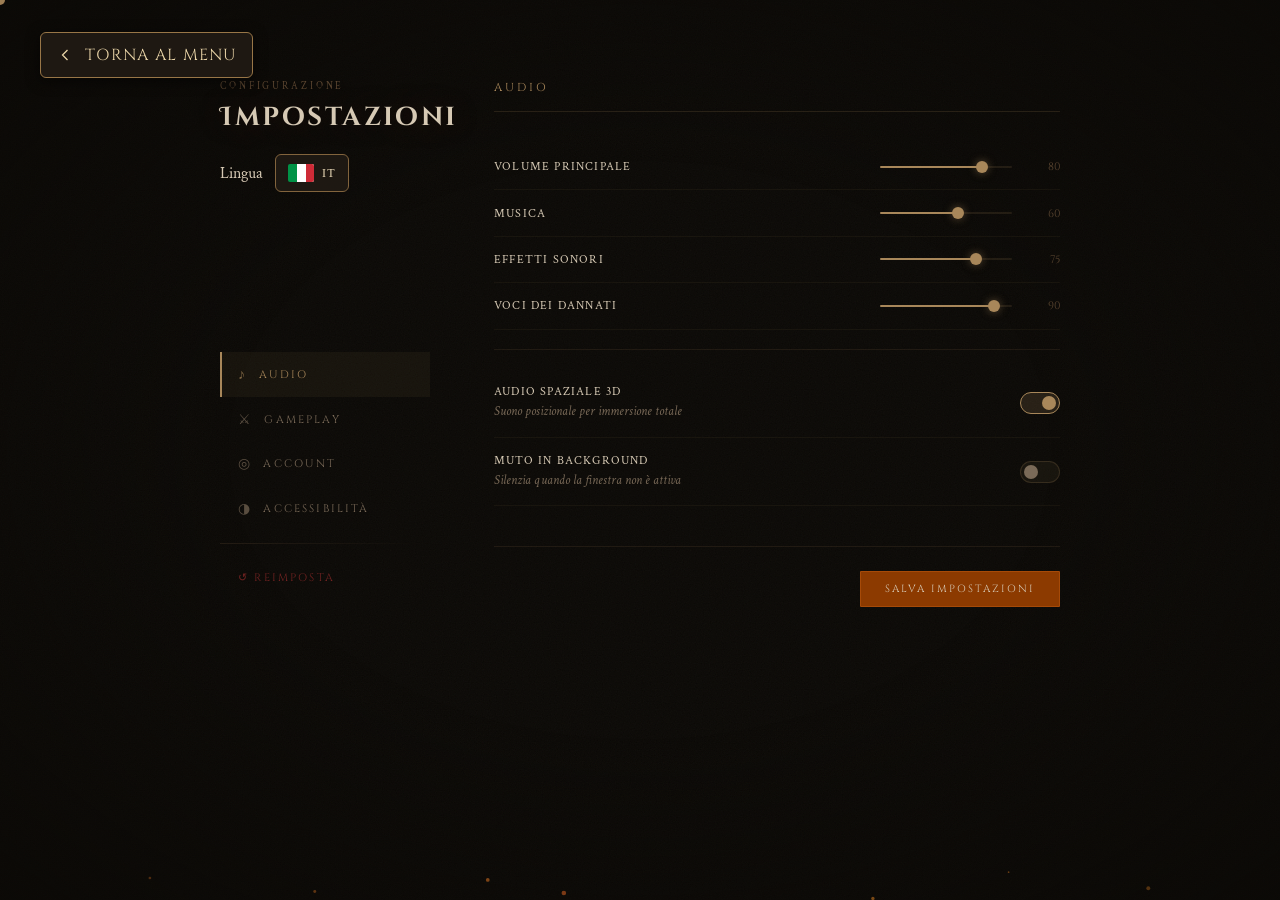
<file: html/settings.html>
<!DOCTYPE html>
<html lang="it">
<head>
  <meta charset="UTF-8"/>
  <meta name="viewport" content="width=device-width,initial-scale=1.0"/>
  <title>Impostazioni — Journey In The Hell</title>
  <link rel="preconnect" href="https://fonts.googleapis.com"/>
  <link href="https://fonts.googleapis.com/css2?family=Cinzel+Decorative:wght@400;700;900&family=Cinzel:wght@400;600&family=Crimson+Text:ital,wght@0,400;0,600;1,400&display=swap" rel="stylesheet"/>
  <link rel="stylesheet" href="../css/style.css"/>
  <link rel="stylesheet" href="../css/common-ui.css"/>
</head>
<body>

<div id="cursor"></div>
<canvas id="cvs"></canvas>
<div class="vignette"></div>

<a class="back-link" href="home.html">
  <svg width="14" height="14" viewBox="0 0 24 24" fill="none" stroke="currentColor" stroke-width="1.5">
    <polyline points="15 18 9 12 15 6"/>
  </svg>
  Torna al Menu
</a>

<div class="page">
<div class="settings-wrap">

  <!-- Barra laterale -->
  <aside>
    <div class="s-page-head">
      <span class="s-page-label">Configurazione</span>
      <h1 class="s-page-title">Impostazioni</h1>
      <div style="margin-top:1.2rem;display:flex;align-items:center;gap:12px;">
        <span data-it="Lingua" data-en="Language">Lingua</span>
        <button type="button" class="language-toggle" data-language-toggle style="position:static;"></button>
      </div>
    </div>
    <nav class="s-sidebar">
      <button class="s-tab active" data-tab="audio"><span class="s-tab-icon">♪</span> Audio</button>
      <button class="s-tab" data-tab="gameplay"><span class="s-tab-icon">⚔</span> Gameplay</button>
      <button class="s-tab" data-tab="account"><span class="s-tab-icon">◎</span> Account</button>
      <button class="s-tab" data-tab="accesso"><span class="s-tab-icon">◑</span> Accessibilità</button>
      <div class="s-sep"></div>
      <button class="s-tab s-tab-reset" id="resetBtn">↺ Reimposta</button>
    </nav>
  </aside>

  <!-- Pannelli -->
  <div class="s-panels">

    <!-- AUDIO -->
    <section class="s-panel active" id="tab-audio">
      <div class="s-panel-title">Audio</div>

      <div class="s-row">
        <div class="s-row-info"><label>Volume Principale</label></div>
        <div class="s-slider-wrap">
          <input type="range" class="s-sl" id="sl0" min="0" max="100" value="80"/>
          <span class="s-val" id="sl0v">80</span>
        </div>
      </div>
      <div class="s-row">
        <div class="s-row-info"><label>Musica</label></div>
        <div class="s-slider-wrap">
          <input type="range" class="s-sl" id="sl1" min="0" max="100" value="60"/>
          <span class="s-val" id="sl1v">60</span>
        </div>
      </div>
      <div class="s-row">
        <div class="s-row-info"><label>Effetti Sonori</label></div>
        <div class="s-slider-wrap">
          <input type="range" class="s-sl" id="sl2" min="0" max="100" value="75"/>
          <span class="s-val" id="sl2v">75</span>
        </div>
      </div>
      <div class="s-row">
        <div class="s-row-info"><label>Voci dei Dannati</label></div>
        <div class="s-slider-wrap">
          <input type="range" class="s-sl" id="sl3" min="0" max="100" value="90"/>
          <span class="s-val" id="sl3v">90</span>
        </div>
      </div>
      <div class="s-divider"></div>
      <div class="s-row">
        <div class="s-row-info">
          <label>Audio Spaziale 3D</label>
          <p>Suono posizionale per immersione totale</p>
        </div>
        <label class="s-toggle"><input type="checkbox" checked/><span class="s-track"><span class="s-thumb"></span></span></label>
      </div>
      <div class="s-row">
        <div class="s-row-info">
          <label>Muto in background</label>
          <p>Silenzia quando la finestra non è attiva</p>
        </div>
        <label class="s-toggle"><input type="checkbox"/><span class="s-track"><span class="s-thumb"></span></span></label>
      </div>
    </section>

    <!-- MECCANICHE -->
    <section class="s-panel" id="tab-gameplay">
      <div class="s-panel-title">Gameplay</div>

      <div class="s-row" style="flex-wrap:wrap;gap:1rem;">
        <div class="s-row-info"><label>Difficoltà</label></div>
        <div class="s-diff" style="width:100%">
          <button class="s-diff-btn">
            <span class="s-diff-name">Limbo</span>
            <span class="s-diff-sub">Facile</span>
          </button>
          <button class="s-diff-btn active">
            <span class="s-diff-name">Purgatorio</span>
            <span class="s-diff-sub">Normale</span>
          </button>
          <button class="s-diff-btn">
            <span class="s-diff-name">Inferno</span>
            <span class="s-diff-sub">Difficile</span>
          </button>
        </div>
      </div>
      <div class="s-divider"></div>
      <div class="s-row">
        <div class="s-row-info"><label>Salvataggio Automatico</label><p>Salva ogni 5 minuti</p></div>
        <label class="s-toggle"><input type="checkbox" checked/><span class="s-track"><span class="s-thumb"></span></span></label>
      </div>
    </section>

    <!-- PROFILO -->
    <section class="s-panel" id="tab-account">
      <div class="s-panel-title">Account</div>

      <div class="s-account-card">
        <div class="s-avatar">
          <svg viewBox="0 0 64 64" fill="none">
            <circle cx="32" cy="32" r="32" fill="#1C150E"/>
            <circle cx="32" cy="24" r="12" fill="#2D1A0A"/>
            <path d="M8 66 Q10 48 32 44 Q54 48 56 66" fill="#2D1A0A"/>
          </svg>
        </div>
        <div>
          <div class="s-acc-name">Dante Pellegrino</div>
          <div class="s-acc-rank">Esploratore del V Cerchio</div>
          <div class="s-acc-stats">
            <span>247 Dannati catturati</span>
            <span>38h di gioco</span>
          </div>
        </div>
      </div>

      <div class="s-field">
        <label class="s-field-label">Nome Giocatore</label>
        <input type="text" class="s-field-input" value="Dante Pellegrino"/>
      </div>
      <div class="s-divider"></div>
      <div class="s-actions">
        <button class="s-btn s-btn-primary" id="saveAccBtn">Salva Modifiche</button>
        <button class="s-btn s-btn-ghost">Cambia Password</button>
      </div>
    </section>

    <!-- ACCESSIBILITÀ -->
    <section class="s-panel" id="tab-accesso">
      <div class="s-panel-title">Accessibilità</div>

      <div class="s-row">
        <div class="s-row-info"><label>Alto Contrasto</label><p>Migliora la leggibilità</p></div>
        <label class="s-toggle"><input type="checkbox"/><span class="s-track"><span class="s-thumb"></span></span></label>
      </div>
      <div class="s-row">
        <div class="s-row-info"><label>Riduci Animazioni</label><p>Limita effetti visivi rapidi</p></div>
        <label class="s-toggle"><input type="checkbox"/><span class="s-track"><span class="s-thumb"></span></span></label>
      </div>
      <div class="s-row">
        <div class="s-row-info"><label>Sottotitoli</label><p>Per tutti i dialoghi e le voci</p></div>
        <label class="s-toggle"><input type="checkbox" checked/><span class="s-track"><span class="s-thumb"></span></span></label>
      </div>
      <div class="s-divider"></div>
      <div class="s-row" style="flex-wrap:wrap;gap:.8rem;">
        <div class="s-row-info"><label>Dimensione Testo</label></div>
        <div class="s-seg" data-group="txt">
          <button class="s-seg-btn">Piccolo</button>
          <button class="s-seg-btn active">Normale</button>
          <button class="s-seg-btn">Grande</button>
        </div>
      </div>
      <div class="s-row">
        <div class="s-row-info"><label>Daltonismo</label><p>Palette adattata (Deuteranopia)</p></div>
        <label class="s-toggle"><input type="checkbox"/><span class="s-track"><span class="s-thumb"></span></span></label>
      </div>
    </section>

    <!-- Barra di salvataggio -->
    <div class="s-save-bar">
      <span class="s-save-msg" id="smsg"></span>
      <button class="s-btn s-btn-primary" id="saveBtn">Salva Impostazioni</button>
    </div>
  </div>

</div><!-- /settings-wrap -->
</div><!-- /page -->

<!-- Finestra di dialogo -->
<div class="s-modal" id="modal">
  <div class="s-modal-box">
    <h3>Reimposta Impostazioni?</h3>
    <p>Tutte le preferenze torneranno ai valori predefiniti. L'azione non può essere annullata.</p>
    <div class="s-modal-btns">
      <button class="s-btn s-btn-ghost" id="cancelReset">Annulla</button>
      <button class="s-btn s-btn-danger" id="confirmReset">Reimposta</button>
    </div>
  </div>
</div>

<script src="../js/shared.js"></script>
<script src="../js/i18n.js"></script>
<script src="../js/pages/settings.js"></script>
</body>
</html>
</file>
<file: css/characters.css>
/* ═══════════════════════════════════════════════════
   Journey In The Hell — choose-class.css
   Elden Ring / Dark Souls aesthetic
   ═══════════════════════════════════════════════════ */

:root {
  --ash:        #0B0906;
  --stone:      #131009;
  --cinder:     #1C150E;
  --ember:      #8C3A00;
  --ember-h:    #C25A10;
  --gold:       #A8875A;
  --gold-h:     #D4AA74;
  --gold-dim:   #5A4530;
  --bone:       #D6C9B4;
  --bone-dim:   #7A6A58;
  --f-title:    'Cinzel Decorative', serif;
  --f-ui:       'Cinzel', serif;
  --f-body:     'Crimson Text', serif;
  --ease:       cubic-bezier(.22,.68,0,1.2);
  --ease-out:   cubic-bezier(.4,0,.2,1);
}

/* ── Reset ── */
*, *::before, *::after { box-sizing: border-box; margin: 0; padding: 0; }
html { font-size: 16px; }
body {
  background: var(--ash);
  color: var(--bone);
  font-family: var(--f-body);
  min-height: 100vh;
  overflow-x: hidden;
  cursor: none;
}
button, a { cursor: none; }

/* ── Noise overlay ── */
body::before {
  content: '';
  position: fixed; inset: 0; z-index: 1; pointer-events: none;
  background-image: url("data:image/svg+xml,%3Csvg viewBox='0 0 300 300' xmlns='http://www.w3.org/2000/svg'%3E%3Cfilter id='n'%3E%3CfeTurbulence type='fractalNoise' baseFrequency='.85' numOctaves='4' stitchTiles='stitch'/%3E%3C/filter%3E%3Crect width='100%25' height='100%25' filter='url(%23n)' opacity='.05'/%3E%3C/svg%3E");
  background-size: 300px; opacity: .65;
}

/* ── Canvas ── */
#cvs { position: fixed; inset: 0; z-index: 2; pointer-events: none; }

/* ── Vignette ── */
.vignette {
  position: fixed; inset: 0; z-index: 3; pointer-events: none;
  background: radial-gradient(ellipse 85% 85% at 50% 50%,
    transparent 35%, rgba(11,9,6,.9) 100%);
}

/* ── Custom cursor ── */
#cursor {
  position: fixed; z-index: 9999; pointer-events: none;
  width: 9px; height: 9px;
  background: var(--gold);
  border-radius: 50%;
  transform: translate(-50%,-50%);
  transition: width .15s, height .15s, background .2s;
  mix-blend-mode: difference;
}
#cursor.hover { width: 20px; height: 20px; background: var(--gold-h); }

/* ── Back link ── */
.back-link {
  position: fixed; top: 2rem; left: 2.5rem; z-index: 50;
  font-family: var(--f-ui); font-size: .62rem;
  letter-spacing: .22em; text-transform: uppercase;
  color: var(--gold-dim); text-decoration: none;
  display: flex; align-items: center; gap: .45rem;
  transition: color .2s;
}
.back-link:hover { color: var(--gold); }
.back-link:hover svg { transform: translateX(-3px); }
.back-link svg { transition: transform .2s; }

/* ── Page wrapper ── */
.page {
  position: relative; z-index: 10;
  padding: 7rem 2rem 10rem;
  max-width: 1280px; margin: 0 auto;
}

/* ── Page header ── */
.page-header {
  text-align: center;
  margin-bottom: 5rem;
  animation: fadeUp .9s var(--ease-out) both;
}
@keyframes fadeUp {
  from { opacity: 0; transform: translateY(18px); }
  to   { opacity: 1; transform: translateY(0); }
}

.header-label {
  font-family: var(--f-ui); font-size: .6rem;
  letter-spacing: .32em; text-transform: uppercase;
  color: var(--gold-dim); margin-bottom: 1rem;
}
.page-title {
  font-family: var(--f-title);
  font-size: clamp(2rem, 5vw, 3.8rem);
  font-weight: 900; letter-spacing: .08em;
  color: var(--bone);
  text-shadow: 0 0 50px rgba(140,58,0,.4), 0 2px 0 rgba(0,0,0,.8);
  margin-bottom: 1rem;
}
.page-sub {
  font-size: 1rem; line-height: 1.9;
  color: var(--bone-dim); font-style: italic;
}

/* ── Class grid ── */
.class-grid {
  display: grid;
  grid-template-columns: repeat(4, 1fr);
  gap: 1.2rem;
}

/* ── Class card ── */
.class-card {
  position: relative;
  background: var(--stone);
  border: 1px solid rgba(168,135,90,.14);
  border-radius: 2px;
  overflow: hidden;
  display: flex; flex-direction: column;
  padding: 0 0 1.8rem;

  /* entrance */
  opacity: 0; transform: translateY(22px);
  transition:
    opacity .55s var(--ease-out),
    transform .55s var(--ease-out),
    border-color .3s,
    box-shadow .3s;
  outline: none;
}
.class-card.entered { opacity: 1; transform: translateY(0); }

.class-card:hover {
  border-color: rgba(168,135,90,.45);
  box-shadow: 0 0 30px rgba(100,40,0,.25), 0 8px 30px rgba(0,0,0,.4);
  transform: translateY(-4px) !important;
}
.class-card:focus-visible {
  border-color: var(--gold);
  box-shadow: 0 0 0 2px var(--gold-dim);
}
.class-card.active {
  border-color: var(--gold);
  box-shadow: 0 0 40px rgba(168,135,90,.2), 0 8px 40px rgba(0,0,0,.5);
}

/* Atmospheric bg glow per class */
.card-bg { position: absolute; inset: 0; pointer-events: none; z-index: 0; }
.card-bg-glow {
  position: absolute; border-radius: 50%;
  filter: blur(40px); opacity: 0;
  transition: opacity .5s;
}
.class-card:hover .card-bg-glow,
.class-card.active .card-bg-glow { opacity: 1; }

.warrior-glow  { width: 160px; height: 160px; top: -40px; left: 50%; transform: translateX(-50%); background: rgba(180,80,0,.35); }
.mage-glow     { width: 160px; height: 160px; top: -40px; left: 50%; transform: translateX(-50%); background: rgba(60,80,200,.3); }
.assassin-glow { width: 160px; height: 160px; top: -40px; left: 50%; transform: translateX(-50%); background: rgba(30,120,60,.28); }
.healer-glow   { width: 160px; height: 160px; top: -40px; left: 50%; transform: translateX(-50%); background: rgba(180,150,50,.3); }

/* Card number */
.card-number {
  position: absolute; top: 1rem; right: 1.2rem;
  font-family: var(--f-title); font-size: 1.4rem; font-weight: 900;
  color: rgba(168,135,90,.12); z-index: 2; line-height: 1;
  transition: color .3s;
}
.class-card:hover .card-number,
.class-card.active .card-number { color: rgba(168,135,90,.28); }

/* Emblem */
.card-emblem {
  position: relative; z-index: 2;
  width: 80px; height: 80px;
  margin: 2.2rem auto 1.5rem;
  filter: drop-shadow(0 0 12px rgba(168,135,90,.2));
  transition: filter .3s, transform .35s var(--ease);
}
.class-card:hover .card-emblem {
  filter: drop-shadow(0 0 22px rgba(168,135,90,.45));
  transform: scale(1.06);
}
.class-card.active .card-emblem {
  filter: drop-shadow(0 0 28px rgba(168,135,90,.6));
}

/* Card body */
.card-body { position: relative; z-index: 2; padding: 0 1.5rem; flex: 1; }

.card-title {
  font-family: var(--f-ui); font-size: .95rem; font-weight: 600;
  letter-spacing: .18em; text-transform: uppercase; color: var(--bone);
  margin-bottom: .25rem;
}
.card-role {
  font-size: .7rem; letter-spacing: .15em; text-transform: uppercase;
  color: var(--gold-dim); margin-bottom: .9rem;
  font-family: var(--f-ui);
}
.card-desc {
  font-size: .88rem; line-height: 1.75; color: var(--bone-dim);
  font-style: italic; margin-bottom: 1.2rem;
}

/* Stats */
.card-stats { display: flex; flex-direction: column; gap: .4rem; margin-bottom: 1.1rem; }
.stat { display: flex; align-items: center; gap: .6rem; }
.stat-name {
  font-family: var(--f-ui); font-size: .55rem;
  letter-spacing: .14em; text-transform: uppercase;
  color: var(--gold-dim); min-width: 56px;
}
.stat-bar {
  flex: 1; height: 2px; background: rgba(168,135,90,.1);
  border-radius: 1px; overflow: hidden;
}
.stat-fill {
  height: 100%; width: 0;
  background: linear-gradient(to right, var(--gold-dim), var(--gold));
  border-radius: 1px;
  transition: width .8s var(--ease-out);
}
.class-card.entered .stat-fill { width: var(--w); }

/* Tags */
.card-tags { display: flex; gap: .4rem; flex-wrap: wrap; }
.tag {
  font-family: var(--f-ui); font-size: .55rem;
  letter-spacing: .12em; text-transform: uppercase;
  padding: .22rem .6rem; border-radius: 1px;
  background: rgba(168,135,90,.07);
  border: 1px solid rgba(168,135,90,.16);
  color: var(--gold-dim);
}

/* Select button */
.card-select-btn {
  position: relative; z-index: 2;
  margin: 1.4rem 1.5rem 0;
  padding: .7rem 1rem;
  background: transparent;
  border: 1px solid rgba(168,135,90,.25);
  border-radius: 1px;
  font-family: var(--f-ui); font-size: .62rem;
  letter-spacing: .22em; text-transform: uppercase;
  color: var(--bone-dim);
  width: calc(100% - 3rem);
  transition: background .25s, border-color .25s, color .25s;
}
.card-select-btn:hover { background: rgba(168,135,90,.08); border-color: var(--gold); color: var(--gold); }
.class-card.active .card-select-btn {
  background: rgba(168,135,90,.12); border-color: var(--gold); color: var(--gold);
}

/* Animated border on active */
.card-border-anim {
  position: absolute; inset: 0; z-index: 1; pointer-events: none;
  border: 1px solid transparent;
  transition: border-color .3s;
}
.class-card.active .card-border-anim { border-color: rgba(168,135,90,.3); }

/* Horizontal top accent line */
.class-card::after {
  content: '';
  position: absolute; top: 0; left: 0; right: 0;
  height: 1px;
  background: linear-gradient(to right, transparent, var(--gold-dim), transparent);
  opacity: 0; transition: opacity .3s;
}
.class-card:hover::after,
.class-card.active::after { opacity: 1; }

/* ── Confirm bar ── */
.confirm-bar {
  position: fixed; bottom: 0; left: 0; right: 0;
  z-index: 200;
  display: flex; align-items: center; justify-content: space-between;
  padding: 1.2rem 3rem;
  background: rgba(11,9,6,.95);
  border-top: 1px solid rgba(168,135,90,.2);
  backdrop-filter: blur(12px);
  transform: translateY(100%);
  transition: transform .4s var(--ease-out);
}
.confirm-bar.visible { transform: translateY(0); }

.confirm-info { display: flex; align-items: baseline; gap: 1rem; }
.confirm-label {
  font-family: var(--f-ui); font-size: .6rem;
  letter-spacing: .24em; text-transform: uppercase; color: var(--gold-dim);
}
.confirm-name {
  font-family: var(--f-ui); font-size: .88rem;
  letter-spacing: .14em; text-transform: uppercase; color: var(--gold);
}

.confirm-btn {
  display: flex; align-items: center; gap: .6rem;
  padding: .75rem 2rem;
  background: var(--ember);
  border: 1px solid rgba(194,90,16,.5); border-radius: 1px;
  font-family: var(--f-ui); font-size: .68rem;
  letter-spacing: .22em; text-transform: uppercase;
  color: var(--bone);
  transition: background .25s, box-shadow .25s, transform .2s;
}
.confirm-btn:hover {
  background: var(--ember-h);
  box-shadow: 0 0 24px rgba(194,90,16,.35);
  transform: translateY(-1px);
}
.confirm-btn svg { transition: transform .2s; }
.confirm-btn:hover svg { transform: translateX(3px); }

/* ── Modal ── */
.modal {
  position: fixed; inset: 0; z-index: 500;
  display: flex; align-items: center; justify-content: center;
  background: rgba(0,0,0,0); backdrop-filter: blur(0px);
  pointer-events: none;
  transition: background .35s, backdrop-filter .35s;
}
.modal.open {
  background: rgba(0,0,0,.75);
  backdrop-filter: blur(8px);
  pointer-events: all;
}
.modal-box {
  background: var(--cinder);
  border: 1px solid rgba(168,135,90,.3);
  border-radius: 2px;
  padding: 3rem 2.5rem;
  max-width: 420px; width: 90%;
  text-align: center;
  box-shadow: 0 30px 70px rgba(0,0,0,.7), 0 0 40px rgba(100,40,0,.1);
  transform: scale(.92) translateY(16px);
  opacity: 0;
  transition: transform .35s var(--ease), opacity .35s;
}
.modal.open .modal-box { transform: scale(1) translateY(0); opacity: 1; }

.modal-label {
  font-family: var(--f-ui); font-size: .6rem;
  letter-spacing: .28em; text-transform: uppercase;
  color: var(--gold-dim); margin-bottom: .6rem;
}
.modal-class-name {
  font-family: var(--f-title); font-size: 1.8rem;
  font-weight: 900; letter-spacing: .1em;
  color: var(--gold);
  text-shadow: 0 0 30px rgba(168,135,90,.4);
  margin-bottom: .8rem;
}
.modal-desc {
  font-size: .92rem; line-height: 1.8;
  color: var(--bone-dim); font-style: italic;
  margin-bottom: 2rem;
}
.modal-btns { display: flex; gap: .8rem; justify-content: center; }

.modal-btn {
  padding: .7rem 1.6rem;
  font-family: var(--f-ui); font-size: .65rem;
  letter-spacing: .2em; text-transform: uppercase;
  border-radius: 1px;
  transition: background .2s, border-color .2s, color .2s, box-shadow .2s;
}
.modal-btn.primary {
  background: var(--ember); color: var(--bone);
  border: 1px solid rgba(194,90,16,.5);
  box-shadow: 0 0 0 rgba(194,90,16,.3);
}
.modal-btn.primary:hover {
  background: var(--ember-h);
  box-shadow: 0 0 20px rgba(194,90,16,.35);
}
.modal-btn.ghost {
  background: transparent; color: var(--bone-dim);
  border: 1px solid rgba(168,135,90,.28);
}
.modal-btn.ghost:hover { border-color: var(--gold); color: var(--gold); background: rgba(168,135,90,.05); }

/* Horizontal rule below class name in modal */
.modal-box::before {
  content: '';
  display: block; width: 60px; height: 1px;
  background: linear-gradient(to right, transparent, var(--gold-dim), transparent);
  margin: 0 auto 1.5rem;
}

/* ── Responsive ── */
@media (max-width: 1024px) {
  .class-grid { grid-template-columns: repeat(2, 1fr); gap: 1rem; }
}
@media (max-width: 600px) {
  .page { padding: 6rem 1.2rem 9rem; }
  .class-grid { grid-template-columns: 1fr; gap: .9rem; }
  .confirm-bar { padding: 1rem 1.5rem; }
  .back-link { left: 1.2rem; top: 1.2rem; }
}
@media (prefers-reduced-motion: reduce) {
  *, *::before, *::after { animation-duration: .01ms !important; transition-duration: .01ms !important; }
}
</file>
<file: css/common-ui.css>
.language-toggle { position: fixed; top: 16px; right: 18px; z-index: 10; display: inline-flex; align-items: center; justify-content: center; gap: 8px; min-height: 38px; padding: 8px 12px; color: #ead9b7; background: #201a14ed; border: 1px solid #82643d; border-radius: 6px; cursor: pointer; font: 12px Georgia,serif; letter-spacing: .1em; }
.language-toggle img { object-fit: cover; border-radius: 2px; }
.language-toggle:focus-visible { outline: 2px solid #edc77f; outline-offset: 3px; }
.back-link { font-size: 1rem; letter-spacing: .08em; min-height: 46px; padding: 10px 14px; gap: 10px; color: #ead5a8; background: #201a14f2; border: 1px solid #987647; border-radius: 6px; box-shadow: 0 3px 14px #0008; }
.back-link svg { width: 20px; height: 20px; flex-shrink: 0; }
.back-link:hover { color: #fff0cc; background: #38291c; border-color: #d4aa74; }
.back-link:focus-visible { outline: 2px solid #edc77f; outline-offset: 3px; }
@media (max-width: 500px) { .back-link { font-size: .85rem; left: 12px; top: 12px; padding: 10px; max-width: calc(100vw - 116px); } }
.hub-panel { max-width: 720px; margin: 80px auto 40px; padding: 28px; border: 1px solid #735632; border-radius: 10px; background: #17130fed; color: #e8d7b8; position: relative; z-index: 2; }
.hub-panel h1, .hub-panel h2 { font-family: 'Cinzel',Georgia,serif; color: #c8a96e; }
.hub-panel h1 { margin-bottom: 22px; }
.hub-panel p { color: #bdac93; line-height: 1.7; }
.hub-row { display: flex; justify-content: space-between; align-items: center; gap: 20px; padding: 18px 0; border-bottom: 1px solid #57402a; }
.hub-row input[type=range] { width: 180px; accent-color: #c8a96e; }
.hub-row .language-toggle { position: static; }
.hub-link { color: #dfbd80; display: inline-block; margin-top: 22px; }
.hub-controls { display: grid; grid-template-columns: 110px 1fr; gap: 12px; }
.hub-controls dt { color: #edc77f; font-weight: bold; }
.hub-controls dd { margin: 0; }
.home-demo-note { font-size: 12px; color: #a48b69; max-width: 360px; margin: 20px auto 0; line-height: 1.6; }
@media (max-width: 650px) { .hub-panel { margin: 76px 16px 24px; padding: 20px; } .hub-row { flex-wrap: wrap; } }
</file>
<file: css/game.css>
:root { color-scheme: dark; --oro: #d9b978; --bordo: #665336; --carta: #eee0c6; }
* { box-sizing: border-box; }
html, body { margin: 0; width: 100%; height: 100%; overflow: hidden; background: #080909; color: var(--carta); font: 14px Georgia, serif; }
canvas { display: block; image-rendering: pixelated; }
.hud { position: fixed; z-index: 2; top: 12px; left: 12px; width: 290px; padding: 12px; border: 1px solid var(--bordo); border-radius: 9px; background: linear-gradient(145deg,#25201cef,#100f0eee); box-shadow: 0 5px 24px #0009; }
.hud-heading { display: flex; justify-content: space-between; gap: 8px; color: var(--oro); font-size: 11px; margin-bottom: 10px; }
#chosen-class { max-width: 200px; }
#floor-value { white-space: nowrap; }
.resource { position: relative; height: 23px; border: 1px solid #c9786160; border-radius: 4px; background: #1d1110; overflow: hidden; margin: 5px 0; display: flex; align-items: center; justify-content: space-between; padding: 0 8px; font: bold 11px system-ui, sans-serif; }
.resource > div { position: absolute; inset: 0 auto 0 0; width: 100%; background: linear-gradient(90deg,#822f39,#dd6656); transition: width .12s linear; }
.resource.mana { border-color: #649bc660; background: #101b2a; }
.mana > div { background: linear-gradient(90deg,#275d94,#6cb3ed); }
.resource span, .resource strong { position: relative; text-shadow: 0 1px 3px #000; }
.hud.is-hit { border-color: #ff675d; box-shadow: 0 0 25px #f33a; }
#hud-damage { position: absolute; left: 130px; top: 36px; pointer-events: none; z-index: 3; }
#hud-damage span { position: absolute; color: #ffb2a0; font: bold 21px Georgia; text-shadow: 0 2px 4px #300, 1px 0 #300; }
.game-nav { display: flex; align-items: center; gap: 7px; margin-top: 10px; }
.wallet { display: flex; gap: 4px; align-items: center; color: #ffdb82; margin-right: auto; font: bold 13px system-ui; }
a, button { color: var(--carta); }
button, select { font: inherit; color: var(--carta); background: #24211b; border: 1px solid var(--bordo); border-radius: 4px; cursor: pointer; padding: 6px 9px; }
button:hover:not(:disabled) { border-color: var(--oro); background: #423527; }
button:disabled { opacity: .45; cursor: not-allowed; }
a:focus-visible, button:focus-visible, select:focus-visible { outline: 2px solid #ffe1a0; outline-offset: 3px; }
#active-buffs { font: 10px system-ui; color: #a5dbc6; margin: 8px 0 0; }
#active-buffs:empty { display: none; }
.minimap-wrap { position: fixed; z-index: 2; top: 12px; right: 12px; padding: 6px; border: 1px solid var(--bordo); border-radius: 6px; background: #14110eeb; }
.minimap-wrap small { display: block; text-align: center; font-size: 9px; color: var(--oro); padding-top: 5px; }
#selezionato { display: none; }
#spunta { position: fixed; z-index: 2; top: 180px; left: 12px; max-width: 300px; padding: 8px; background: #14110edc; border-radius: 5px; pointer-events: none; font-size: 12px; }
#spunta:empty { display: none; }
.controls { position: fixed; bottom: 0; margin: 0; width: 100%; text-align: center; padding: 8px; pointer-events: none; background: #14110ee0; font-size: 11px; }
#interaction-hint { position: fixed; bottom: 45px; left: 50%; transform: translateX(-50%); z-index: 2; background: #201a10e8; color: #ffe1a0; border: 1px solid #b28c4d; padding: 10px 16px; border-radius: 6px; animation: richiamo 1.2s ease-in-out infinite; pointer-events: none; }
@keyframes richiamo { 50% { opacity: .55; } }
dialog { width: min(930px, 94vw); max-height: 85vh; padding: 22px; background: linear-gradient(140deg,#28221a,#111211); color: var(--carta); border: 1px solid var(--oro); border-radius: 12px; box-shadow: 0 20px 90px #000; }
dialog::backdrop { background: #050609ba; backdrop-filter: blur(3px); }
dialog header { display: flex; align-items: center; justify-content: space-between; gap: 18px; border-bottom: 1px solid var(--bordo); padding-bottom: 12px; }
dialog h2 { margin: 0; color: var(--oro); font-size: 25px; }
#dialog-content > button, #dialog-content > a { display: inline-block; margin: 12px 14px 0 0; }
#dialog-content > p { line-height: 1.6; color: #bcb19d; }
.item-grid { display: grid; grid-template-columns: repeat(auto-fit,minmax(145px,1fr)); gap: 10px; max-height: 48vh; overflow-y: auto; padding: 3px; }
.item-slot { display: flex; flex-direction: column; align-items: center; text-align: center; padding: 16px 10px; min-height: 225px; background: #080b0b7a; border: 1px solid #625334; border-radius: 6px; }
.item-slot h3 { margin: 10px 0 0; font-size: 15px; color: #e9cd95; }
.item-slot p { font-size: 12px; line-height: 1.5; min-height: 36px; }
.item-slot button { margin-top: auto; width: 100%; font-size: 12px; }
.shop-grid { grid-template-columns: repeat(5,minmax(0,1fr)); max-height: none; }
.shop-grid .item-slot { padding: 12px 6px; }
.item-icon { flex-shrink: 0; }
.item-price { display: flex; align-items: center; justify-content: center; gap: 6px; margin: 0 0 10px; color: #ffd77b; }
.unavailable { border-style: dashed; }
#loading { position: fixed; inset: 0; z-index: 5; display: grid; place-items: center; background: #14110f; text-align: center; padding: 24px; }
[hidden], #loading[hidden] { display: none !important; }
#loading-message { max-width: 650px; overflow-wrap: anywhere; }
@media (max-width: 650px) { .hud { width: 245px; padding: 8px; } #minimap { width: 112px; height: 68px; } .minimap-wrap small { max-width: 112px; } .item-grid { grid-template-columns: repeat(2,minmax(0,1fr)); } .shop-grid { grid-template-columns: repeat(5,140px); overflow-x: auto; } .controls { font-size: 9px; } }
@media (prefers-reduced-motion: reduce) { #interaction-hint { animation: none; } .resource > div { transition: none; } }

.minimap-wrap { top: 64px; }
.pause-dialog { width: min(410px, 92vw); max-height: 94vh; padding: 22px; border-radius: 4px; border: 2px solid #987343; background: radial-gradient(ellipse at top,#3a281b,#14110f 70%); }
.pause-dialog::before { content: 'Journey In The Hell'; display: block; color: #977b53; font-size: 11px; letter-spacing: .32em; text-align: center; margin-bottom: 22px; }
.pause-dialog header { justify-content: center; position: relative; }
.pause-dialog #close-dialog { position: absolute; right: 0; }
.pause-dialog h2 { font-size: 32px; letter-spacing: .08em; }
.pause-dialog #dialog-content { display: flex; flex-direction: column; text-align: center; gap: 10px; }
.pause-dialog #dialog-content > button, .pause-dialog #dialog-content > a { margin: 0; padding: 14px; text-decoration: none; border: 1px solid #705235; border-radius: 3px; background: #251c14; }
.pause-dialog #dialog-content > button:first-of-type { color: #fff0c7; border-color: #d1ab68; background: #554025; }
#quick-items { position: fixed; bottom: 34px; left: 50%; transform: translateX(-50%); display: flex; gap: 6px; z-index: 2; }
#quick-items button { display: flex; gap: 6px; align-items: center; background: #18140feb; min-width: 80px; font: 11px system-ui; }
#quick-items button:disabled { opacity: .6; }
#interaction-hint { bottom: 82px; }
#active-buffs { display: grid; gap: 4px; }
.buff-badge { display: flex; align-items: center; gap: 6px; padding: 3px 6px; border-left: 2px solid #80b5a0; background: #23403540; }
#tutorial-hint { position: fixed; left: 12px; bottom: 92px; max-width: 250px; font-size: 11px; line-height: 1.5; color: #e3c995; background: #16120edc; padding: 10px; border-left: 2px solid #9c7947; pointer-events: none; }
#tutorial-hint:empty { display: none; }
#spunta { top: auto; bottom: 165px; }
#gameCanvas:focus { outline: none; }
.controls-dialog { width: min(820px,94vw); }
.map-dialog { width: min(820px,94vw); max-height: 94vh; }
#full-map { width: min(100%,calc(156.667vh - 333.334px)); height: auto; margin: 16px auto 0; border: 1px solid var(--bordo); background: #080909; }
.controls-grid { display: grid; grid-template-columns: repeat(2,minmax(0,1fr)); gap: 8px; }
.control-card { display: flex; align-items: center; gap: 12px; padding: 9px 12px; border: 1px solid #54442e; border-radius: 5px; background: #171510; font: 12px/1.4 system-ui,sans-serif; }
.control-keys { display: flex; flex-wrap: wrap; flex-shrink: 0; justify-content: center; align-items: center; gap: 2px; width: 84px; }
.control-keys canvas { width: 32px; height: 32px; }
.control-card:first-child .control-keys { display: grid; grid-template-columns: repeat(3,26px); gap: 0; }
.control-card:first-child .control-keys canvas { width: 26px; height: 26px; }
.control-card:first-child .control-keys canvas:first-child { grid-column: 2; }
.control-card:first-child .control-keys canvas:nth-child(2) { grid-column: 1; }
.control-keys kbd { padding: 7px; min-width: 36px; text-align: center; color: #eee7d7; border: 2px solid #6b7278; border-bottom-width: 5px; border-radius: 4px; background: #30363b; font: bold 12px system-ui; }
@media (max-width: 600px) { .controls-grid { grid-template-columns: 1fr; } }
@media (max-width: 650px) { #tutorial-hint { bottom: 145px; max-width: 210px; } #quick-items button { min-width: 70px; padding: 5px; } }
</file>
<file: css/style.css>
/* ═══════════════════════════════════════════════════════
   Journey In The Hell — style.css
   Shared across all 3 pages.
   Aesthetic: Elden Ring / Dark Souls — oppressive dark,
   aged stone, smoldering embers, dread silence.
   ═══════════════════════════════════════════════════════ */

/* ── Google Fonts loaded via HTML ── */
:root {
  /* palette */
  --ash:        #0B0906;
  --stone:      #131009;
  --cinder:     #1C150E;
  --ember:      #8C3A00;
  --ember-h:    #C25A10;
  --gold:       #A8875A;
  --gold-h:     #D4AA74;
  --gold-dim:   #5A4530;
  --bone:       #D6C9B4;
  --bone-dim:   #7A6A58;
  --blood:      #6B1515;
  --blood-h:    #922020;

  /* type */
  --f-title: 'Cinzel Decorative', serif;
  --f-body:  'Crimson Text', serif;
  --f-ui:    'Cinzel', serif;

  /* motion */
  --ease: cubic-bezier(.22,.68,0,1.2);
  --ease-out: cubic-bezier(.4,0,.2,1);
}

/* ─── Reset ─────────────────────────────── */
*, *::before, *::after { box-sizing: border-box; margin: 0; padding: 0; }
html { font-size: 16px; scroll-behavior: smooth; }

body {
  background: var(--ash);
  color: var(--bone);
  font-family: var(--f-body);
  overflow-x: hidden;
  cursor: default;
}

/* ─── Custom cursor ──────────────────────── */
body, a, button { cursor: none; }
#cursor {
  position: fixed; z-index: 9999; pointer-events: none;
  width: 10px; height: 10px;
  background: var(--gold);
  border-radius: 50%;
  transform: translate(-50%,-50%);
  transition: transform .12s var(--ease-out), background .2s, width .2s, height .2s;
  mix-blend-mode: difference;
}
#cursor.hover { width: 22px; height: 22px; background: var(--gold-h); }

/* ─── Noise overlay ──────────────────────── */
body::before {
  content: '';
  position: fixed; inset: 0; z-index: 1; pointer-events: none;
  background-image: url("data:image/svg+xml,%3Csvg viewBox='0 0 300 300' xmlns='http://www.w3.org/2000/svg'%3E%3Cfilter id='n'%3E%3CfeTurbulence type='fractalNoise' baseFrequency='.85' numOctaves='4' stitchTiles='stitch'/%3E%3C/filter%3E%3Crect width='100%25' height='100%25' filter='url(%23n)' opacity='.055'/%3E%3C/svg%3E");
  background-size: 300px;
  opacity: .7;
}

/* ─── Canvas (shared particle layer) ────── */
#cvs {
  position: fixed; inset: 0; z-index: 2; pointer-events: none;
}

/* ─── Vignette ───────────────────────────── */
.vignette {
  position: fixed; inset: 0; z-index: 3; pointer-events: none;
  background: radial-gradient(ellipse 80% 80% at 50% 50%,
    transparent 40%, rgba(11,9,6,.92) 100%);
}

/* ─── PAGE WRAPPER ───────────────────────── */
.page { position: relative; z-index: 10; }

/* ─── ORNAMENT line ──────────────────────── */
.orn {
  display: flex; align-items: center; gap: .8rem;
  font-size: .6rem; letter-spacing: .3em; text-transform: uppercase;
  color: var(--gold-dim);
}
.orn::before, .orn::after {
  content: ''; flex: 1; height: 1px;
  background: linear-gradient(to right, transparent, var(--gold-dim), transparent);
}

/* ─── KEYFRAMES ──────────────────────────── */
@keyframes rise {
  0%   { transform: translateY(0) translateX(0);   opacity: 0; }
  15%  { opacity: .9; }
  100% { transform: translateY(-110vh) translateX(var(--dx)); opacity: 0; }
}
@keyframes pulse {
  0%,100% { opacity: .6; } 50% { opacity: 1; }
}
@keyframes reveal {
  from { opacity: 0; transform: translateY(20px) scaleX(.97); clip-path: inset(0 0 100% 0); }
  to   { opacity: 1; transform: translateY(0)    scaleX(1);   clip-path: inset(0 0 0% 0); }
}
@keyframes fadeIn {
  from { opacity: 0; transform: translateY(14px); }
  to   { opacity: 1; transform: translateY(0); }
}
@keyframes scanline {
  0%   { background-position: 0 0; }
  100% { background-position: 0 100vh; }
}
@keyframes flicker {
  0%,100% { opacity: 1; } 92% { opacity: 1; } 93% { opacity: .85; }
  94% { opacity: 1; } 97% { opacity: .9; } 98% { opacity: 1; }
}

/* ═══════════════════════════════════════════
   HOME PAGE
   ═══════════════════════════════════════════ */

/* Full-viewport centered layout */
.home-wrap {
  min-height: 100vh;
  display: flex; flex-direction: column;
  align-items: center; justify-content: center;
  padding: 3rem 1.5rem;
  text-align: center;
  position: relative;
}

/* Atmospheric gradient behind content */
.home-glow {
  position: absolute; inset: 0; pointer-events: none;
  background:
    radial-gradient(ellipse 55% 45% at 50% 45%, rgba(100,35,0,.38) 0%, transparent 65%),
    radial-gradient(ellipse 80% 30% at 50% 90%, rgba(0,0,0,.6) 0%, transparent 100%);
}

/* Crest / emblem */
.crest {
  width: 90px; height: 90px;
  margin: 0 auto 2.5rem;
  animation: fadeIn 1.2s .2s var(--ease-out) both;
  filter: drop-shadow(0 0 18px rgba(168,135,90,.25));
}
.crest svg { width: 100%; height: 100%; }

/* Title */
.home-title {
  font-family: var(--f-title);
  font-size: clamp(2.6rem, 8vw, 5.5rem);
  font-weight: 900;
  line-height: .92;
  letter-spacing: .06em;
  color: var(--bone);
  text-shadow:
    0 0 60px rgba(140,58,0,.5),
    0 2px 0 rgba(0,0,0,.9);
  animation: reveal 1.2s .4s var(--ease-out) both;
  animation: flicker 8s 2s infinite, fadeIn 1.2s .4s var(--ease-out) both;
}
.home-title .accent {
  display: block;
  color: var(--gold);
  text-shadow: 0 0 80px rgba(168,135,90,.4), 0 2px 0 rgba(0,0,0,.9);
  font-size: .7em;
  letter-spacing: .25em;
  margin-top: .15em;
}

/* Tagline */
.home-tagline {
  margin: 2rem auto 3.5rem;
  max-width: 420px;
  font-size: 1.05rem;
  line-height: 1.9;
  color: var(--bone-dim);
  font-style: italic;
  animation: fadeIn 1s .8s var(--ease-out) both;
}

/* ── Menu buttons ── */
.menu {
  display: flex; flex-direction: column;
  align-items: center; gap: .5rem;
  width: 100%; max-width: 320px;
  animation: fadeIn 1s 1s var(--ease-out) both;
}

.menu-btn {
  position: relative;
  width: 100%; padding: 1rem 2.4rem;
  background: transparent;
  border: none;
  font-family: var(--f-ui);
  font-size: .78rem;
  letter-spacing: .3em;
  text-transform: uppercase;
  color: var(--bone-dim);
  text-decoration: none;
  display: flex; align-items: center; justify-content: center; gap: .8rem;
  transition: color .3s var(--ease-out);
  outline: none;
}

/* Side lines that expand on hover */
.menu-btn::before, .menu-btn::after {
  content: '';
  position: absolute; top: 50%; transform: translateY(-50%);
  width: 0; height: 1px;
  background: var(--gold);
  transition: width .35s var(--ease-out);
}
.menu-btn::before { right: calc(100% - 2.2rem); }
.menu-btn::after  { left:  calc(100% - 2.2rem); }

.menu-btn:hover::before, .menu-btn:hover::after { width: 28px; }
.menu-btn:hover { color: var(--gold-h); }
.menu-btn:hover .btn-icon { opacity: 1; transform: scale(1.1); }

.btn-icon {
  font-size: 1rem; opacity: .5;
  transition: opacity .3s, transform .3s;
}

/* Primary button — slightly more visible */
.menu-btn.primary {
  color: var(--gold);
  font-size: .85rem;
}
.menu-btn.primary::before,
.menu-btn.primary::after {
  background: var(--ember-h);
}
.menu-btn.primary:hover { color: var(--gold-h); }

/* Separator between buttons */
.menu-sep {
  width: 40px; height: 1px;
  background: linear-gradient(to right, transparent, var(--gold-dim), transparent);
  margin: .1rem 0;
}

/* Bottom quote */
.home-quote {
  position: absolute; bottom: 2.5rem; left: 0; right: 0;
  text-align: center;
  font-size: .7rem; letter-spacing: .18em; text-transform: uppercase;
  color: var(--gold-dim);
  animation: fadeIn 1.2s 1.6s var(--ease-out) both;
}

/* ═══════════════════════════════════════════
   SETTINGS PAGE
   ═══════════════════════════════════════════ */

.settings-wrap {
  min-height: 100vh;
  display: grid;
  grid-template-columns: 210px 1fr;
  max-width: 920px; margin: 0 auto;
  padding: 5rem 2.5rem 4rem;
  gap: 4rem;
  animation: fadeIn .8s .1s var(--ease-out) both;
}

/* Back link */
.back-link {
  position: fixed; top: 2rem; left: 2.5rem; z-index: 50;
  font-family: var(--f-ui); font-size: .65rem;
  letter-spacing: .2em; text-transform: uppercase;
  color: var(--gold-dim); text-decoration: none;
  display: flex; align-items: center; gap: .5rem;
  transition: color .2s;
}
.back-link:hover { color: var(--gold); }
.back-link svg { transition: transform .2s; }
.back-link:hover svg { transform: translateX(-3px); }

/* Page heading */
.s-page-head { margin-bottom: 3rem; }
.s-page-label {
  font-size: .6rem; letter-spacing: .3em; text-transform: uppercase;
  color: var(--gold-dim); margin-bottom: .5rem; display: block;
}
.s-page-title {
  font-family: var(--f-title); font-size: 1.6rem; font-weight: 700;
  letter-spacing: .1em; color: var(--bone);
  text-shadow: 0 0 30px rgba(140,58,0,.3);
}

/* Sidebar tabs */
.s-sidebar { display: flex; flex-direction: column; gap: 0; padding-top: 7rem; }

.s-tab {
  display: flex; align-items: center; gap: .7rem;
  padding: .8rem 1rem;
  background: none; border: none; border-left: 2px solid transparent;
  font-family: var(--f-ui); font-size: .68rem;
  letter-spacing: .2em; text-transform: uppercase;
  color: var(--bone-dim); text-align: left; width: 100%;
  cursor: none; transition: color .2s, border-color .2s, background .2s;
}
.s-tab:hover { color: var(--gold); border-color: var(--gold-dim); background: rgba(168,135,90,.04); }
.s-tab.active { color: var(--gold); border-color: var(--gold); background: rgba(168,135,90,.07); }
.s-tab-icon { font-size: .9rem; opacity: .7; }

.s-sep { height: 1px; background: linear-gradient(to right, var(--gold-dim), transparent); margin: .8rem 0; opacity: .3; }

.s-tab-reset { color: rgba(180,50,50,.6); }
.s-tab-reset:hover { color: #a03030; border-color: rgba(180,50,50,.4); background: rgba(100,20,20,.08); }

/* Panel area */
.s-panels { position: relative; }
.s-panel { display: none; animation: fadeIn .3s var(--ease-out); }
.s-panel.active { display: block; }

.s-panel-title {
  font-family: var(--f-ui); font-size: .72rem;
  letter-spacing: .25em; text-transform: uppercase;
  color: var(--gold); padding-bottom: 1rem;
  border-bottom: 1px solid rgba(168,135,90,.18);
  margin-bottom: 2rem;
}

/* Setting row */
.s-row {
  display: flex; align-items: center; justify-content: space-between;
  padding: .95rem 0; gap: 1.5rem;
  border-bottom: 1px solid rgba(168,135,90,.07);
}
.s-row-info { flex: 1; }
.s-row-info label {
  display: block; font-size: .75rem;
  letter-spacing: .1em; text-transform: uppercase;
  color: var(--bone); cursor: default;
}
.s-row-info p { font-size: .8rem; color: var(--bone-dim); margin-top: .2rem; line-height: 1.5; font-style: italic; }

.s-divider { height: 1px; background: rgba(168,135,90,.12); margin: 1.2rem 0; }

/* Slider */
.s-slider-wrap { display: flex; align-items: center; gap: .8rem; min-width: 180px; }
.s-val { font-family: var(--f-ui); font-size: .68rem; color: var(--gold-dim); min-width: 2.2rem; text-align: right; }

input[type=range].s-sl {
  -webkit-appearance: none; appearance: none;
  flex: 1; height: 2px; border-radius: 1px; outline: none; cursor: none;
  background: linear-gradient(to right,
    var(--gold) 0%, var(--gold) var(--p,50%),
    rgba(168,135,90,.15) var(--p,50%), rgba(168,135,90,.15) 100%);
}
input[type=range].s-sl::-webkit-slider-thumb {
  -webkit-appearance: none;
  width: 12px; height: 12px; border-radius: 50%;
  background: var(--gold); cursor: none;
  box-shadow: 0 0 8px rgba(168,135,90,.5);
  transition: transform .15s;
}
input[type=range].s-sl::-webkit-slider-thumb:active { transform: scale(1.3); }
input[type=range].s-sl::-moz-range-thumb {
  width: 12px; height: 12px; border-radius: 50%; border: none;
  background: var(--gold); cursor: none; box-shadow: 0 0 8px rgba(168,135,90,.5);
}

/* Toggle */
.s-toggle { position: relative; display: inline-block; width: 40px; height: 22px; flex-shrink: 0; cursor: none; }
.s-toggle input { opacity: 0; width: 0; height: 0; position: absolute; }
.s-track {
  position: absolute; inset: 0; border-radius: 22px;
  background: rgba(168,135,90,.08); border: 1px solid rgba(168,135,90,.2);
  transition: background .25s, border-color .25s;
}
.s-thumb {
  position: absolute; top: 3px; left: 3px; width: 14px; height: 14px;
  border-radius: 50%; background: var(--bone-dim);
  transition: transform .25s var(--ease), background .25s;
}
.s-toggle input:checked + .s-track { background: rgba(168,135,90,.18); border-color: var(--gold); }
.s-toggle input:checked + .s-track .s-thumb { transform: translateX(18px); background: var(--gold); }

/* Select */
.s-select {
  -webkit-appearance: none; appearance: none;
  background: rgba(28,21,14,.9) url("data:image/svg+xml,%3Csvg xmlns='http://www.w3.org/2000/svg' width='9' height='6'%3E%3Cpath d='M0 0l4.5 6L9 0z' fill='%235A4530'/%3E%3C/svg%3E") no-repeat right .7rem center;
  border: 1px solid rgba(168,135,90,.2); border-radius: 1px;
  color: var(--bone); font-family: var(--f-ui); font-size: .68rem;
  letter-spacing: .1em; padding: .5rem 2rem .5rem .8rem; cursor: none;
  transition: border-color .2s;
}
.s-select:focus { outline: none; border-color: var(--gold-dim); }
.s-select option { background: #1C150E; }

/* Segment control */
.s-seg { display: flex; border: 1px solid rgba(168,135,90,.18); border-radius: 1px; overflow: hidden; }
.s-seg-btn {
  flex: 1; padding: .5rem .6rem;
  background: none; border: none; border-right: 1px solid rgba(168,135,90,.12);
  font-family: var(--f-ui); font-size: .62rem;
  letter-spacing: .12em; text-transform: uppercase;
  color: var(--bone-dim); cursor: none;
  transition: background .2s, color .2s;
}
.s-seg-btn:last-child { border-right: none; }
.s-seg-btn:hover { background: rgba(168,135,90,.06); color: var(--bone); }
.s-seg-btn.active { background: rgba(168,135,90,.12); color: var(--gold); }

/* Difficulty */
.s-diff { display: grid; grid-template-columns: repeat(3,1fr); gap: .5rem; }
.s-diff-btn {
  padding: .9rem .5rem; background: var(--stone);
  border: 1px solid rgba(168,135,90,.14); border-radius: 1px;
  display: flex; flex-direction: column; align-items: center; gap: .3rem;
  cursor: none; transition: border-color .2s, background .2s;
}
.s-diff-btn:hover { border-color: rgba(168,135,90,.35); background: var(--cinder); }
.s-diff-btn.active { border-color: var(--gold); background: rgba(168,135,90,.07); }
.s-diff-name { font-family: var(--f-ui); font-size: .7rem; letter-spacing: .1em; color: var(--bone); }
.s-diff-sub  { font-size: .62rem; letter-spacing: .1em; text-transform: uppercase; color: var(--bone-dim); }
.s-diff-btn.active .s-diff-name { color: var(--gold); }

/* Input field */
.s-field { margin-bottom: .9rem; }
.s-field-label { display: block; font-size: .6rem; letter-spacing: .2em; text-transform: uppercase; color: var(--bone-dim); margin-bottom: .35rem; }
.s-field-input {
  width: 100%; background: rgba(28,21,14,.8);
  border: 1px solid rgba(168,135,90,.18); border-radius: 1px;
  color: var(--bone); font-family: var(--f-body); font-size: .9rem;
  padding: .6rem .9rem; transition: border-color .2s;
}
.s-field-input:focus { outline: none; border-color: var(--gold-dim); }

/* Account card */
.s-account-card {
  display: flex; align-items: center; gap: 1.4rem;
  padding: 1.4rem; background: var(--stone);
  border: 1px solid rgba(168,135,90,.16); border-radius: 1px;
  margin-bottom: 1.8rem;
}
.s-avatar { width: 56px; height: 56px; border-radius: 50%; border: 1px solid var(--gold-dim); overflow: hidden; flex-shrink: 0; }
.s-avatar svg { width: 100%; height: 100%; }
.s-acc-name { font-family: var(--f-ui); font-size: .82rem; letter-spacing: .08em; color: var(--bone); margin-bottom: .25rem; }
.s-acc-rank { font-size: .7rem; color: var(--gold-dim); letter-spacing: .08em; margin-bottom: .4rem; }
.s-acc-stats { display: flex; gap: 1.2rem; flex-wrap: wrap; }
.s-acc-stats span { font-size: .68rem; color: var(--bone-dim); }

/* Action buttons */
.s-actions { display: flex; gap: .7rem; flex-wrap: wrap; margin-top: 1.5rem; }
.s-btn {
  padding: .6rem 1.5rem;
  font-family: var(--f-ui); font-size: .65rem;
  letter-spacing: .2em; text-transform: uppercase;
  border-radius: 1px; cursor: none;
  transition: background .2s, border-color .2s, color .2s;
}
.s-btn-primary { background: var(--ember); color: var(--bone); border: 1px solid rgba(194,90,16,.5); }
.s-btn-primary:hover { background: var(--ember-h); }
.s-btn-ghost { background: transparent; color: var(--bone); border: 1px solid rgba(168,135,90,.3); }
.s-btn-ghost:hover { border-color: var(--gold); color: var(--gold); background: rgba(168,135,90,.05); }
.s-btn-danger { background: rgba(100,20,20,.3); color: #a04040; border: 1px solid rgba(100,20,20,.5); }
.s-btn-danger:hover { background: rgba(100,20,20,.5); color: #c05050; }

/* Save bar */
.s-save-bar {
  display: flex; align-items: center; justify-content: flex-end; gap: 1rem;
  margin-top: 2.5rem; padding-top: 1.5rem;
  border-top: 1px solid rgba(168,135,90,.12);
}
.s-save-msg {
  font-family: var(--f-ui); font-size: .65rem; letter-spacing: .18em;
  text-transform: uppercase; color: var(--gold-dim);
  opacity: 0; transform: translateX(-6px);
  transition: opacity .35s, transform .35s;
}
.s-save-msg.show { opacity: 1; transform: translateX(0); }

/* Modal */
.s-modal {
  position: fixed; inset: 0; z-index: 500;
  display: flex; align-items: center; justify-content: center;
  background: rgba(0,0,0,0); backdrop-filter: blur(0);
  pointer-events: none; transition: background .3s, backdrop-filter .3s;
}
.s-modal.open { background: rgba(0,0,0,.7); backdrop-filter: blur(6px); pointer-events: all; }
.s-modal-box {
  background: var(--cinder); border: 1px solid rgba(168,135,90,.3);
  padding: 2.5rem; max-width: 380px; width: 90%;
  box-shadow: 0 24px 60px rgba(0,0,0,.7);
  transform: scale(.94); opacity: 0; transition: transform .3s var(--ease), opacity .3s;
}
.s-modal.open .s-modal-box { transform: scale(1); opacity: 1; }
.s-modal-box h3 { font-family: var(--f-ui); font-size: .8rem; letter-spacing: .2em; text-transform: uppercase; color: var(--bone); margin-bottom: .8rem; }
.s-modal-box p  { font-size: .88rem; color: var(--bone-dim); line-height: 1.7; margin-bottom: 2rem; font-style: italic; }
.s-modal-btns  { display: flex; gap: .7rem; justify-content: flex-end; }

/* ═══════════════════════════════════════════
   MANUAL PAGE
   ═══════════════════════════════════════════ */

.manual-wrap {
  min-height: 100vh;
  max-width: 820px; margin: 0 auto;
  padding: 7rem 2.5rem 6rem;
  animation: fadeIn .8s .1s var(--ease-out) both;
}

.manual-header { text-align: center; margin-bottom: 5rem; }
.manual-title {
  font-family: var(--f-title); font-size: clamp(1.8rem, 5vw, 3rem);
  font-weight: 900; letter-spacing: .12em; color: var(--bone);
  text-shadow: 0 0 40px rgba(140,58,0,.35);
  margin: 1.2rem 0 1rem;
}
.manual-subtitle { font-size: 1rem; color: var(--bone-dim); font-style: italic; line-height: 1.8; }

/* Chapters */
.chapter { margin-bottom: 4rem; }
.chapter-head {
  display: flex; align-items: baseline; gap: 1rem;
  margin-bottom: 1.8rem; padding-bottom: .8rem;
  border-bottom: 1px solid rgba(168,135,90,.18);
}
.chapter-num {
  font-family: var(--f-ui); font-size: .62rem; letter-spacing: .25em;
  text-transform: uppercase; color: var(--gold-dim);
}
.chapter-title {
  font-family: var(--f-ui); font-size: .9rem; letter-spacing: .18em;
  text-transform: uppercase; color: var(--gold);
}

.chapter p {
  font-size: 1rem; line-height: 1.95; color: var(--bone-dim); margin-bottom: 1rem;
}
.chapter p strong { color: var(--bone); font-weight: 600; }

/* Stat card grid */
.stat-grid { display: grid; grid-template-columns: repeat(auto-fill, minmax(180px,1fr)); gap: .8rem; margin: 1.5rem 0; }
.stat-card {
  background: var(--stone); border: 1px solid rgba(168,135,90,.14); border-radius: 1px;
  padding: 1.1rem 1.2rem;
  opacity: 0; transform: translateY(10px);
  transition: opacity .4s var(--ease-out), transform .4s var(--ease-out), border-color .2s;
}
.stat-card.visible { opacity: 1; transform: translateY(0); }
.stat-card:hover { border-color: rgba(168,135,90,.35); }
.stat-name {
  font-family: var(--f-ui); font-size: .62rem; letter-spacing: .18em;
  text-transform: uppercase; color: var(--gold-dim); margin-bottom: .4rem;
}
.stat-desc { font-size: .82rem; color: var(--bone-dim); line-height: 1.55; font-style: italic; }

/* Circle list */
.circle-list { display: flex; flex-direction: column; gap: .4rem; margin: 1.2rem 0; }
.circle-row {
  display: grid; grid-template-columns: 3rem 1fr auto;
  align-items: center; gap: 1rem; padding: .75rem 1rem;
  background: var(--stone); border: 1px solid rgba(168,135,90,.1); border-radius: 1px;
  opacity: 0; transform: translateX(-10px);
  transition: opacity .4s var(--ease-out), transform .4s var(--ease-out), border-color .2s;
}
.circle-row.visible { opacity: 1; transform: translateX(0); }
.circle-row:hover { border-color: rgba(168,135,90,.28); }
.circle-n { font-family: var(--f-ui); font-size: .7rem; letter-spacing: .1em; color: var(--gold-dim); text-align: center; }
.circle-name { font-family: var(--f-ui); font-size: .72rem; letter-spacing: .1em; text-transform: uppercase; color: var(--bone); }
.circle-diff { font-size: .65rem; letter-spacing: .1em; text-transform: uppercase; color: var(--bone-dim); }
.circle-diff.high { color: #8B3030; }

/* Command table */
.cmd-table { width: 100%; border-collapse: collapse; margin: 1.2rem 0; }
.cmd-table th {
  font-family: var(--f-ui); font-size: .62rem; letter-spacing: .2em;
  text-transform: uppercase; color: var(--gold-dim);
  text-align: left; padding: .6rem 1rem; border-bottom: 1px solid rgba(168,135,90,.18);
}
.cmd-table td { padding: .7rem 1rem; font-size: .85rem; color: var(--bone-dim); border-bottom: 1px solid rgba(168,135,90,.07); }
.cmd-table td:first-child { font-family: var(--f-ui); font-size: .72rem; letter-spacing: .12em; color: var(--gold); }
.cmd-table tr:hover td { background: rgba(168,135,90,.04); }

/* ─── RESPONSIVE ─── */
@media (max-width: 700px) {
  .settings-wrap { grid-template-columns: 1fr; padding: 5rem 1.5rem 4rem; gap: 1rem; }
  .s-sidebar { flex-direction: row; flex-wrap: wrap; padding-top: 0; }
  .s-tab { width: auto; flex: 1 1 auto; min-width: 90px; justify-content: center; border-left: none; border-bottom: 2px solid transparent; }
  .s-tab.active { border-left: none; border-bottom-color: var(--gold); }
  .s-diff { grid-template-columns: 1fr; }
  .back-link { top: 1.2rem; left: 1.5rem; }
}
@media (max-width: 500px) {
  .manual-wrap { padding: 6rem 1.2rem 4rem; }
  .stat-grid { grid-template-columns: 1fr 1fr; }
  .home-title { font-size: clamp(2.2rem, 12vw, 4rem); }
}
@media (prefers-reduced-motion: reduce) {
  *, *::before, *::after { animation-duration: .01ms !important; transition-duration: .01ms !important; }
}
.container
{
  border-color: gold;
  border-width: 1px;
  border-style: solid;
}
</file>
